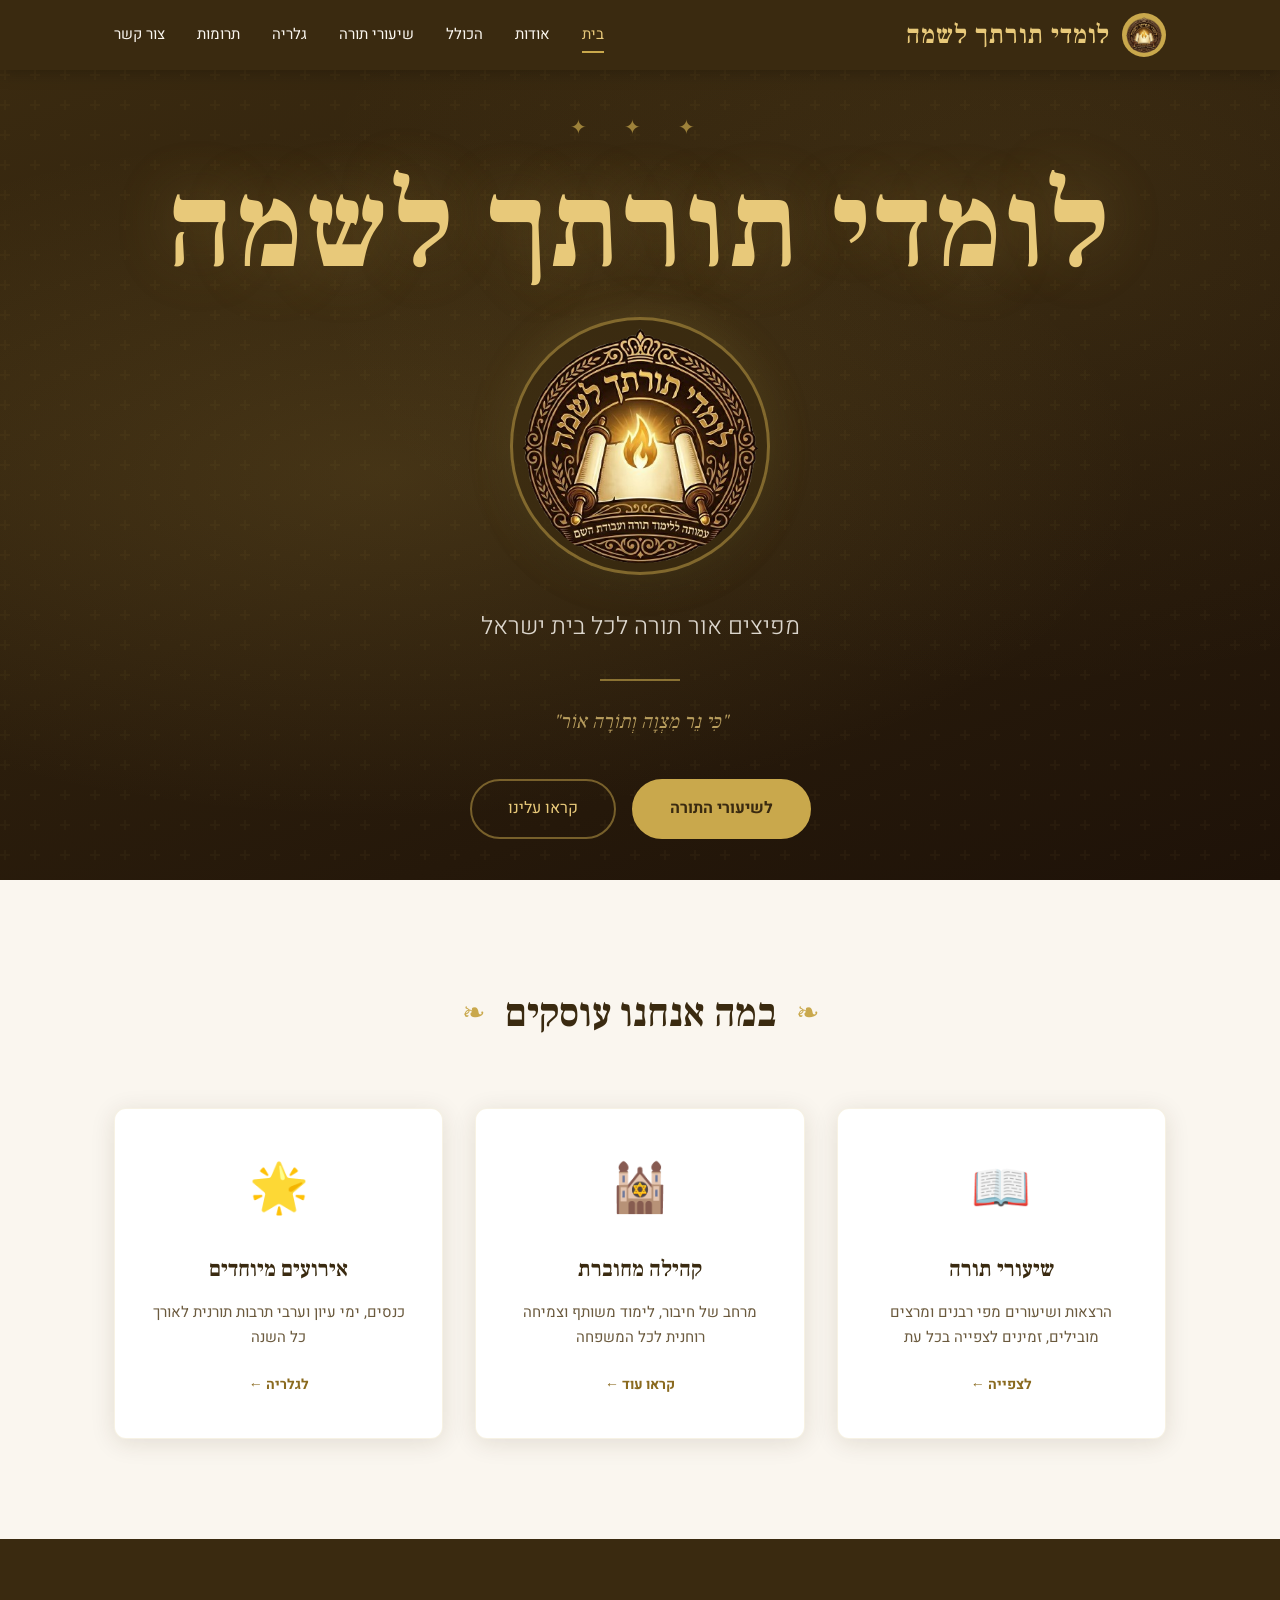
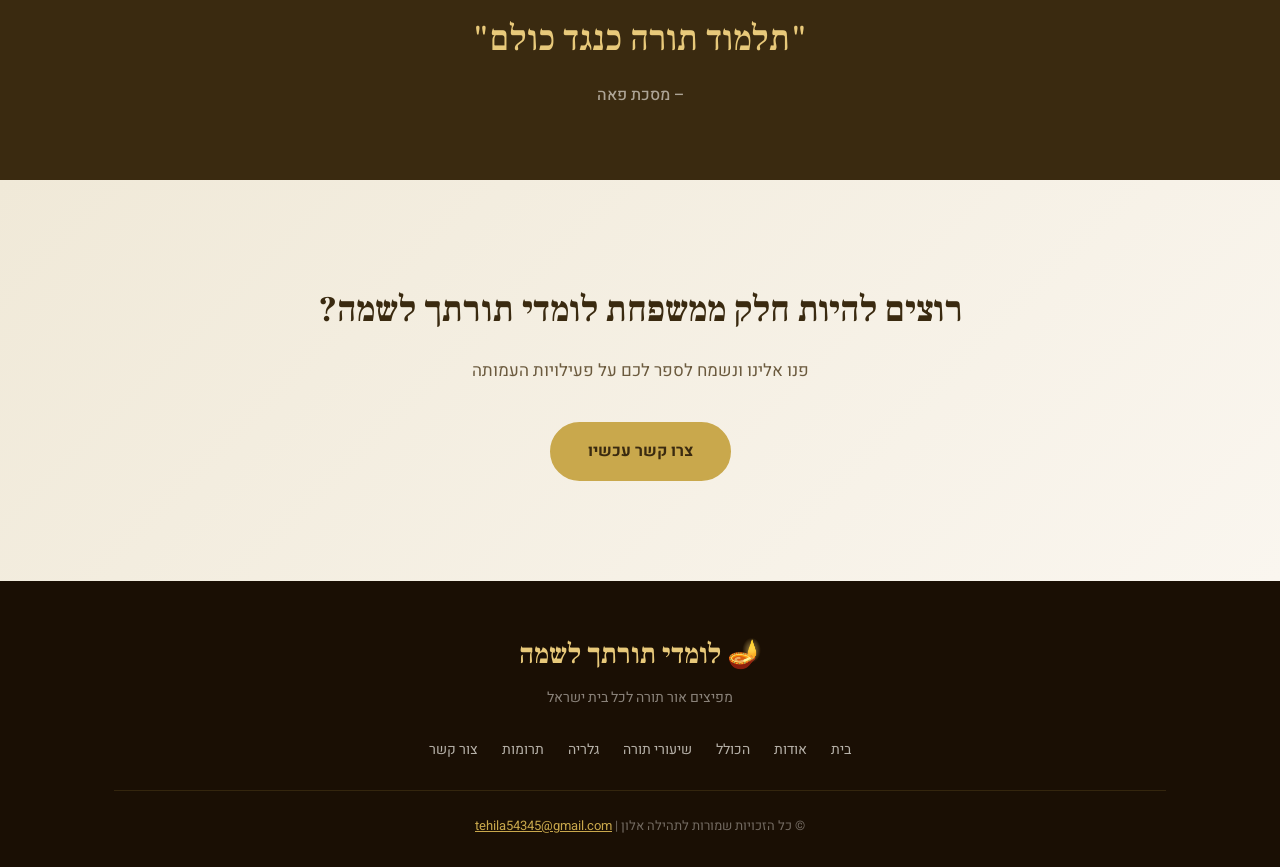
<file: index.html>
<!DOCTYPE html>
<html lang="he" dir="rtl">
<head>
  <meta charset="UTF-8" />
  <meta name="viewport" content="width=device-width, initial-scale=1.0" />
  <title>לומדי תורתך לשמה – עמותה לאור תורה</title>
  <link rel="stylesheet" href="css/style.css" />
  <link href="https://fonts.googleapis.com/css2?family=Frank+Ruhl+Libre:wght@300;400;500;700;900&family=Heebo:wght@300;400;500&display=swap" rel="stylesheet" />
</head>
<body>

  <header class="site-header">
    <nav class="navbar">
      <div class="logo">
        <div class="logo-placeholder">
          <span class="logo-icon">
            <img src="images/logo.png" alt="לומדי תורתך לשמה" class="logo-img" />
          </span>
        </div>
        <span class="logo-text">לומדי תורתך לשמה</span>
      </div>
      <ul class="nav-links">
        <li><a href="index.html" class="active">בית</a></li>
        <li><a href="pages/about.html">אודות</a></li>
        <li><a href="pages/kollel.html">הכולל</a></li>
        <li><a href="pages/shiurim.html">שיעורי תורה</a></li>
        <li><a href="pages/gallery.html">גלריה</a></li>
        <li><a href="pages/donations.html">תרומות</a></li>
        <li><a href="pages/contact.html">צור קשר</a></li>
      </ul>
      <button class="hamburger" onclick="toggleMenu()">☰</button>
    </nav>
    <div class="mobile-menu" id="mobileMenu">
      <a href="index.html">בית</a>
      <a href="pages/about.html">אודות</a>
      <a href="pages/kollel.html">הכולל</a>
      <a href="pages/shiurim.html">שיעורי תורה</a>
      <a href="pages/gallery.html">גלריה</a>
      <a href="pages/donations.html">תרומות</a>
      <a href="pages/contact.html">צור קשר</a>
    </div>
  </header>

  <!-- HERO -->
  <section class="hero">
    <div class="hero-bg"></div>
    <div class="hero-content">
      <div class="hero-ornament">✦ ✦ ✦</div>
      <h1 class="hero-title" data-cms="home_title">לומדי תורתך לשמה</h1>
      <div class="hero-logo-big">
        <img src="images/logo.png" alt="לומדי תורתך לשמה" />
      </div>
      <p class="hero-subtitle" data-cms="home_subtitle">מפיצים אור תורה לכל בית ישראל</p>
      <div class="hero-divider"></div>
      <p class="hero-verse" data-cms="home_verse">"כִּי נֵר מִצְוָה וְתוֹרָה אוֹר"</p>
      <div class="hero-buttons">
        <a href="pages/shiurim.html" class="btn-primary" data-cms="home_btn1">לשיעורי התורה</a>
        <a href="pages/about.html" class="btn-secondary" data-cms="home_btn2">קראו עלינו</a>
      </div>
    </div>
  </section>

  <!-- FEATURES -->
  <section class="features">
    <div class="container">
      <div class="section-title">
        <span class="ornament">❧</span>
        <h2 data-cms="home_features_title">במה אנחנו עוסקים</h2>
        <span class="ornament">❧</span>
      </div>
      <div class="features-grid">
        <div class="feature-card">
          <div class="feature-icon">📖</div>
          <h3 data-cms="home_card1_title">שיעורי תורה</h3>
          <p data-cms="home_card1_text">הרצאות ושיעורים מפי רבנים ומרצים מובילים, זמינים לצפייה בכל עת</p>
          <a href="pages/shiurim.html" class="card-link">לצפייה ←</a>
        </div>
        <div class="feature-card">
          <div class="feature-icon">🕍</div>
          <h3 data-cms="home_card2_title">קהילה מחוברת</h3>
          <p data-cms="home_card2_text">מרחב של חיבור, לימוד משותף וצמיחה רוחנית לכל המשפחה</p>
          <a href="pages/about.html" class="card-link">קראו עוד ←</a>
        </div>
        <div class="feature-card">
          <div class="feature-icon">🌟</div>
          <h3 data-cms="home_card3_title">אירועים מיוחדים</h3>
          <p data-cms="home_card3_text">כנסים, ימי עיון וערבי תרבות תורנית לאורך כל השנה</p>
          <a href="pages/gallery.html" class="card-link">לגלריה ←</a>
        </div>
      </div>
    </div>
  </section>

  <!-- QUOTE BANNER -->
  <section class="quote-banner">
    <div class="container">
      <blockquote>
        <span data-cms="home_quote">"תלמוד תורה כנגד כולם"</span>
        <cite data-cms="home_quote_cite">– מסכת פאה</cite>
      </blockquote>
    </div>
  </section>

  <!-- CTA -->
  <section class="cta-section">
    <div class="container">
      <h2 data-cms="home_cta_title">רוצים להיות חלק ממשפחת לומדי תורתך לשמה?</h2>
      <p data-cms="home_cta_text">פנו אלינו ונשמח לספר לכם על פעילויות העמותה</p>
      <a href="pages/contact.html" class="btn-primary">צרו קשר עכשיו</a>
    </div>
  </section>

  <!-- FOOTER -->
  <footer class="site-footer">
    <div class="container">
      <div class="footer-logo"><span class="logo-icon">🪔</span> לומדי תורתך לשמה</div>
      <p class="footer-tagline">מפיצים אור תורה לכל בית ישראל</p>
      <div class="footer-links">
        <a href="index.html">בית</a>
        <a href="pages/about.html">אודות</a>
        <a href="pages/kollel.html">הכולל</a>
        <a href="pages/shiurim.html">שיעורי תורה</a>
        <a href="pages/gallery.html">גלריה</a>
        <a href="pages/donations.html">תרומות</a>
        <a href="pages/contact.html">צור קשר</a>
      </div>
      <p class="footer-copy">© כל הזכויות שמורות לתהילה אלון | <a href="mailto:tehila54345@gmail.com">tehila54345@gmail.com</a></p>
    </div>
  </footer>

  <script src="js/main.js"></script>
  <script src="js/cms.js"></script>
</body>
</html>
</file>
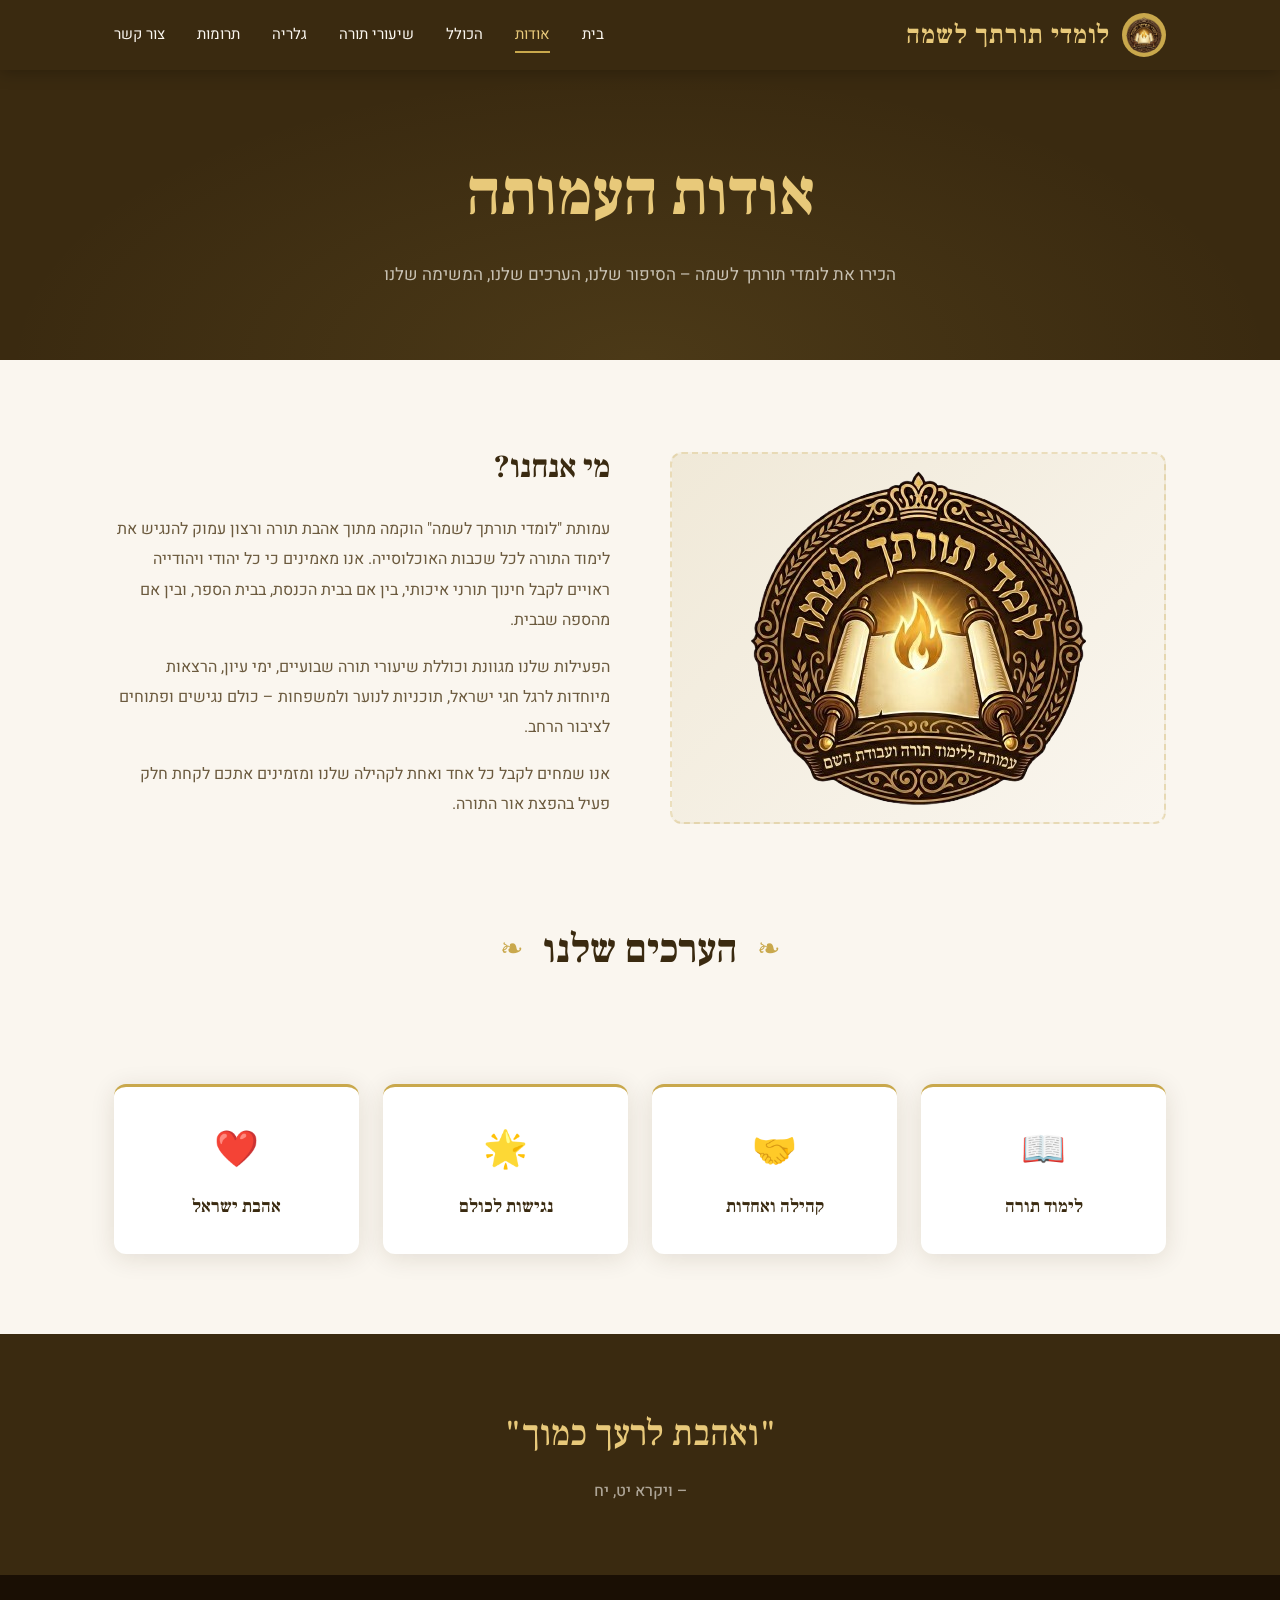
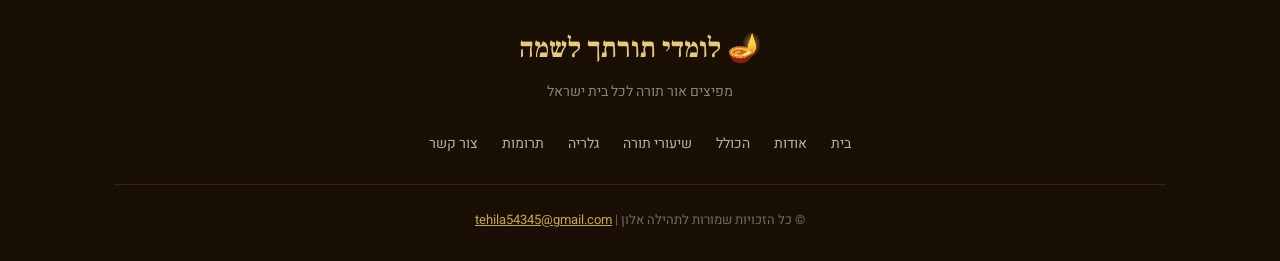
<file: pages/about.html>
<!DOCTYPE html>
<html lang="he" dir="rtl">
<head>
  <meta charset="UTF-8" />
  <meta name="viewport" content="width=device-width, initial-scale=1.0" />
  <title>אודות – לומדי תורתך לשמה</title>
  <link rel="stylesheet" href="../css/style.css" />
  <link href="https://fonts.googleapis.com/css2?family=Frank+Ruhl+Libre:wght@300;400;500;700;900&family=Heebo:wght@300;400;500&display=swap" rel="stylesheet" />
</head>
<body>

  <header class="site-header">
    <nav class="navbar">
      <div class="logo">
        <div class="logo-placeholder"><span class="logo-icon">
          <img src="../images/logo.png" alt="לומדי תורתך לשמה" class="logo-img" />
        </span></div>
        <span class="logo-text">לומדי תורתך לשמה</span>
      </div>
      <ul class="nav-links">
        <li><a href="../index.html">בית</a></li>
        <li><a href="about.html" class="active">אודות</a></li>
        <li><a href="kollel.html">הכולל</a></li>
        <li><a href="shiurim.html">שיעורי תורה</a></li>
        <li><a href="gallery.html">גלריה</a></li>
        <li><a href="donations.html">תרומות</a></li>
        <li><a href="contact.html">צור קשר</a></li>
      </ul>
      <button class="hamburger" onclick="toggleMenu()">☰</button>
    </nav>
    <div class="mobile-menu" id="mobileMenu">
      <a href="../index.html">בית</a>
      <a href="about.html">אודות</a>
      <a href="kollel.html">הכולל</a>
      <a href="shiurim.html">שיעורי תורה</a>
      <a href="gallery.html">גלריה</a>
      <a href="donations.html">תרומות</a>
      <a href="contact.html">צור קשר</a>
    </div>
  </header>

  <div class="page-hero">
    <h1 data-cms="about_title">אודות העמותה</h1>
    <p data-cms="about_subtitle">הכירו את לומדי תורתך לשמה – הסיפור שלנו, הערכים שלנו, המשימה שלנו</p>
  </div>

  <section class="about-section">
    <div class="container">
      <div class="about-grid">
        <div class="about-image-placeholder">
          <img src="../images/logo.png" alt="לומדי תורתך לשמה" />
        </div>
        <div class="about-text">
          <h2 data-cms="about_who_title">מי אנחנו?</h2>
          <p data-cms="about_p1">עמותת "לומדי תורתך לשמה" הוקמה מתוך אהבת תורה ורצון עמוק להנגיש את לימוד התורה לכל שכבות האוכלוסייה. אנו מאמינים כי כל יהודי ויהודייה ראויים לקבל חינוך תורני איכותי, בין אם בבית הכנסת, בבית הספר, ובין אם מהספה שבבית.</p>
          <p data-cms="about_p2">הפעילות שלנו מגוונת וכוללת שיעורי תורה שבועיים, ימי עיון, הרצאות מיוחדות לרגל חגי ישראל, תוכניות לנוער ולמשפחות – כולם נגישים ופתוחים לציבור הרחב.</p>
          <p data-cms="about_p3">אנו שמחים לקבל כל אחד ואחת לקהילה שלנו ומזמינים אתכם לקחת חלק פעיל בהפצת אור התורה.</p>
        </div>
      </div>

      <div class="values-grid" style="margin-top:80px;">
        <div style="text-align:center; grid-column:1/-1; margin-bottom:16px;">
          <div class="section-title">
            <span class="ornament">❧</span>
            <h2 data-cms="about_values_title">הערכים שלנו</h2>
            <span class="ornament">❧</span>
          </div>
        </div>
        <div class="value-item">
          <div class="icon">📖</div>
          <h3 data-cms="about_val1">לימוד תורה</h3>
        </div>
        <div class="value-item">
          <div class="icon">🤝</div>
          <h3 data-cms="about_val2">קהילה ואחדות</h3>
        </div>
        <div class="value-item">
          <div class="icon">🌟</div>
          <h3 data-cms="about_val3">נגישות לכולם</h3>
        </div>
        <div class="value-item">
          <div class="icon">❤️</div>
          <h3 data-cms="about_val4">אהבת ישראל</h3>
        </div>
      </div>
    </div>
  </section>

  <section class="quote-banner">
    <div class="container">
      <blockquote>
        <span data-cms="about_quote">"ואהבת לרעך כמוך"</span>
        <cite data-cms="about_quote_cite">– ויקרא יט, יח</cite>
      </blockquote>
    </div>
  </section>

  <footer class="site-footer">
    <div class="container">
      <div class="footer-logo"><span class="logo-icon">🪔</span> לומדי תורתך לשמה</div>
      <p class="footer-tagline">מפיצים אור תורה לכל בית ישראל</p>
      <div class="footer-links">
        <a href="../index.html">בית</a>
        <a href="about.html">אודות</a>
        <a href="kollel.html">הכולל</a>
        <a href="shiurim.html">שיעורי תורה</a>
        <a href="gallery.html">גלריה</a>
        <a href="donations.html">תרומות</a>
        <a href="contact.html">צור קשר</a>
      </div>
      <p class="footer-copy">© כל הזכויות שמורות לתהילה אלון | <a href="mailto:tehila54345@gmail.com">tehila54345@gmail.com</a></p>
    </div>
  </footer>

  <script src="../js/main.js"></script>
  <script src="../js/cms.js"></script>
</body>
</html>
</file>
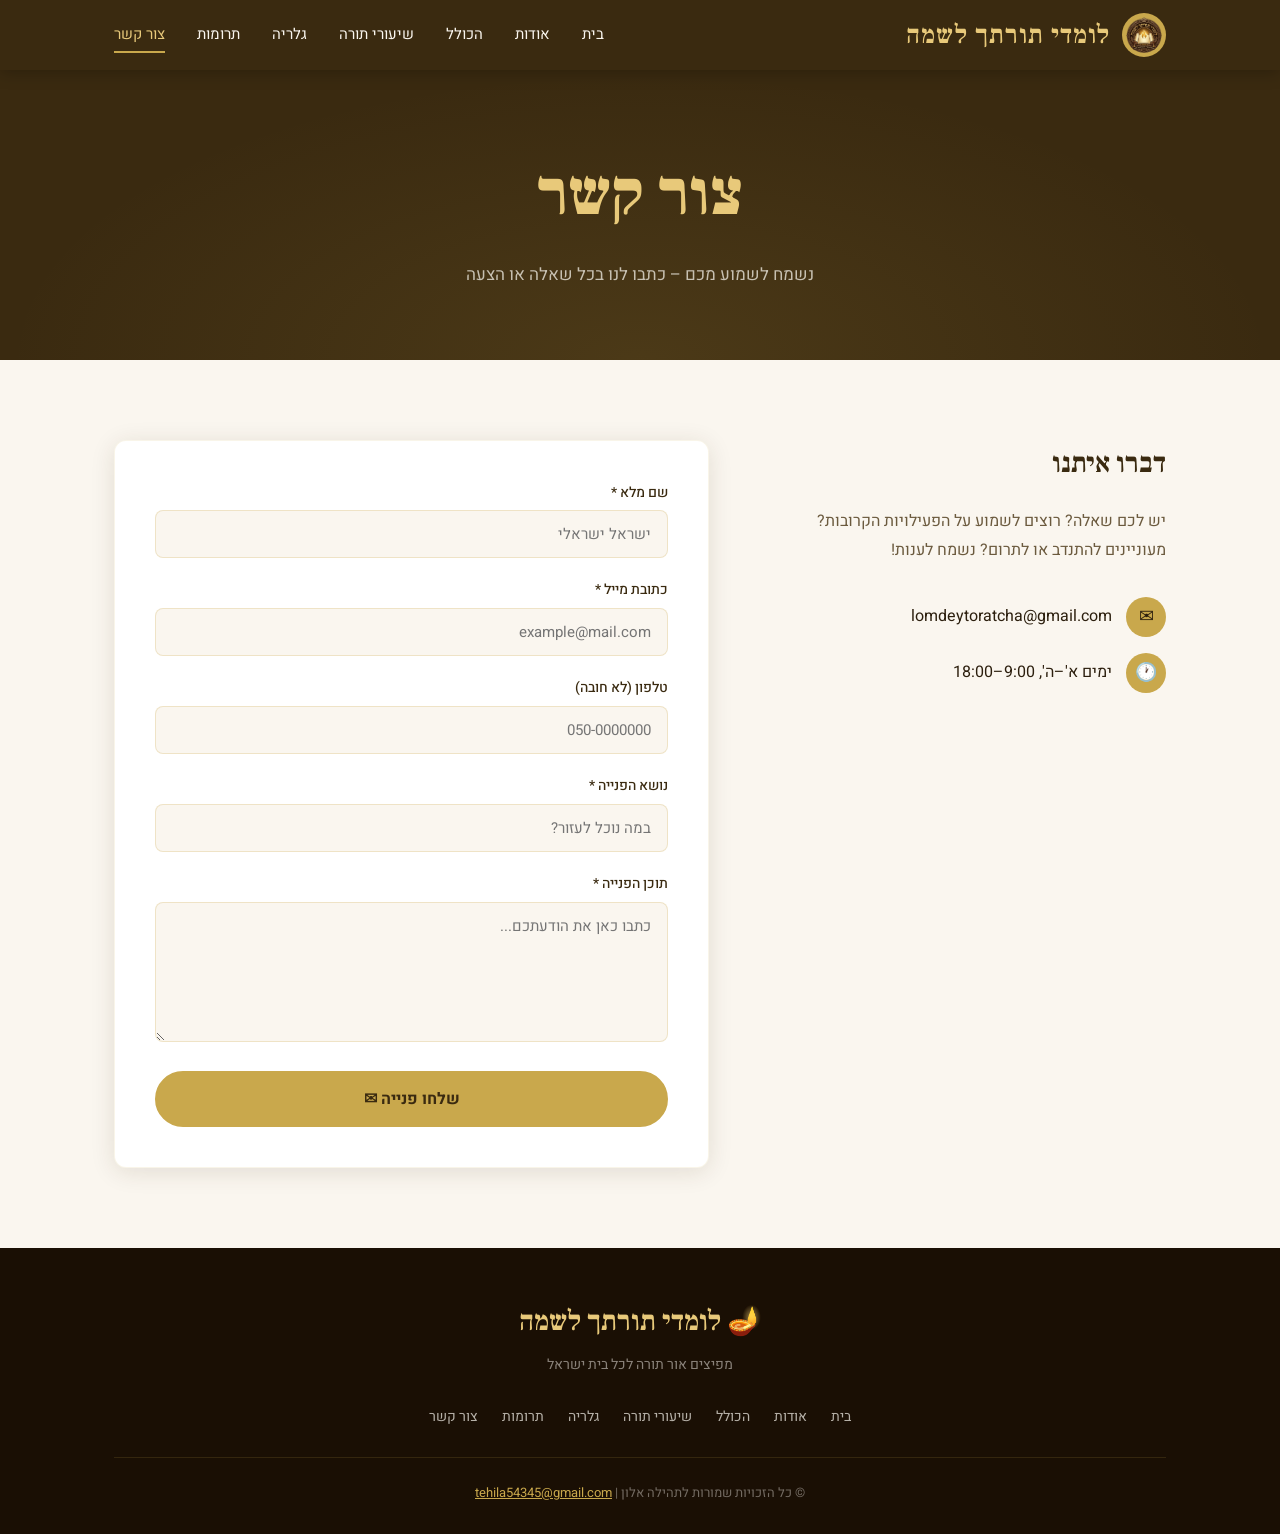
<file: pages/contact.html>
<!DOCTYPE html>
<html lang="he" dir="rtl">
<head>
  <meta charset="UTF-8" />
  <meta name="viewport" content="width=device-width, initial-scale=1.0" />
  <title>צור קשר – לומדי תורתך לשמה</title>
  <link rel="stylesheet" href="../css/style.css" />
  <link href="https://fonts.googleapis.com/css2?family=Frank+Ruhl+Libre:wght@300;400;500;700;900&family=Heebo:wght@300;400;500&display=swap" rel="stylesheet" />
</head>
<body>

  <header class="site-header">
    <nav class="navbar">
      <div class="logo">
        <div class="logo-placeholder"><span class="logo-icon">
          <img src="../images/logo.png" alt="לומדי תורתך לשמה" class="logo-img" />
        </span></div>
        <span class="logo-text">לומדי תורתך לשמה</span>
      </div>
      <ul class="nav-links">
        <li><a href="../index.html">בית</a></li>
        <li><a href="about.html">אודות</a></li>
        <li><a href="kollel.html">הכולל</a></li>
        <li><a href="shiurim.html">שיעורי תורה</a></li>
        <li><a href="gallery.html">גלריה</a></li>
        <li><a href="donations.html">תרומות</a></li>
        <li><a href="contact.html" class="active">צור קשר</a></li>
      </ul>
      <button class="hamburger" onclick="toggleMenu()">☰</button>
    </nav>
    <div class="mobile-menu" id="mobileMenu">
      <a href="../index.html">בית</a>
      <a href="about.html">אודות</a>
      <a href="kollel.html">הכולל</a>
      <a href="shiurim.html">שיעורי תורה</a>
      <a href="gallery.html">גלריה</a>
      <a href="donations.html">תרומות</a>
      <a href="contact.html">צור קשר</a>
    </div>
  </header>

  <div class="page-hero">
    <h1 data-cms="contact_title">צור קשר</h1>
    <p data-cms="contact_subtitle">נשמח לשמוע מכם – כתבו לנו בכל שאלה או הצעה</p>
  </div>

  <section class="contact-section">
    <div class="container">
      <div class="contact-grid">

        <div class="contact-info">
          <h2 data-cms="contact_info_title">דברו איתנו</h2>
          <p data-cms="contact_info_text">יש לכם שאלה? רוצים לשמוע על הפעילויות הקרובות? מעוניינים להתנדב או לתרום? נשמח לענות!</p>
          <div class="contact-detail">
            <div class="icon">✉</div>
            <span data-cms="contact_email">lomdeytoratcha@gmail.com</span>
          </div>
          <div class="contact-detail">
            <div class="icon">🕐</div>
            <span data-cms="contact_hours">ימים א'–ה', 9:00–18:00</span>
          </div>
        </div>

        <div class="contact-form">
          <form id="contactForm" action="https://formspree.io/f/xojzavdv" method="POST">
            <input type="hidden" name="_replyto" value="tehila54345@gmail.com" />
            <input type="hidden" name="_subject" value="פנייה חדשה מאתר לומדי תורתך לשמה" />
            <div class="form-group">
              <label for="name" data-cms="contact_label_name">שם מלא *</label>
              <input type="text" id="name" name="name" placeholder="ישראל ישראלי" required />
            </div>
            <div class="form-group">
              <label for="email" data-cms="contact_label_email">כתובת מייל *</label>
              <input type="email" id="email" name="email" placeholder="example@mail.com" required />
            </div>
            <div class="form-group">
              <label for="phone" data-cms="contact_label_phone">טלפון (לא חובה)</label>
              <input type="tel" id="phone" name="phone" placeholder="050-0000000" />
            </div>
            <div class="form-group">
              <label for="subjectt" data-cms="contact_label_subject">נושא הפנייה *</label>
              <input type="text" id="subjectt" name="נושא" placeholder="במה נוכל לעזור?" required />
            </div>
            <div class="form-group">
              <label for="message" data-cms="contact_label_message">תוכן הפנייה *</label>
              <textarea id="message" name="message" placeholder="כתבו כאן את הודעתכם..." required></textarea>
            </div>
            <button type="submit" class="btn-primary form-submit" data-cms="contact_btn_send">שלחו פנייה ✉</button>
            <div class="success-message" id="successMsg" style="display:none;">
              ✅ תודה! הפנייה שלכם נשלחה בהצלחה. נחזור אליכם בהקדם.
            </div>
          </form>
        </div>

      </div>
    </div>
  </section>

  <footer class="site-footer">
    <div class="container">
      <div class="footer-logo"><span class="logo-icon">🪔</span> לומדי תורתך לשמה</div>
      <p class="footer-tagline">מפיצים אור תורה לכל בית ישראל</p>
      <div class="footer-links">
        <a href="../index.html">בית</a>
        <a href="about.html">אודות</a>
        <a href="kollel.html">הכולל</a>
        <a href="shiurim.html">שיעורי תורה</a>
        <a href="gallery.html">גלריה</a>
        <a href="donations.html">תרומות</a>
        <a href="contact.html">צור קשר</a>
      </div>
      <p class="footer-copy">© כל הזכויות שמורות לתהילה אלון | <a href="mailto:tehila54345@gmail.com">tehila54345@gmail.com</a></p>
    </div>
  </footer>

  <script src="../js/main.js"></script>
  <script src="../js/cms.js"></script>
  <script>
    function toggleMenu() { document.getElementById('mobileMenu').classList.toggle('open'); }
    const form = document.getElementById('contactForm');
    form.addEventListener('submit', async function(e) {
      e.preventDefault();
      const btn = form.querySelector('.form-submit');
      btn.textContent = 'שולח...'; btn.disabled = true;
      try {
        const res = await fetch(form.action, { method:'POST', body:new FormData(form), headers:{'Accept':'application/json'} });
        if (res.ok) {
          form.reset();
          document.getElementById('successMsg').style.display = 'block';
        } else { alert('אירעה שגיאה. אנא נסו שוב.'); }
      } catch { alert('אירעה שגיאה. אנא נסו שוב.'); }
      btn.textContent = 'שלחו פנייה ✉'; btn.disabled = false;
    });
  </script>
</body>
</html>
</file>
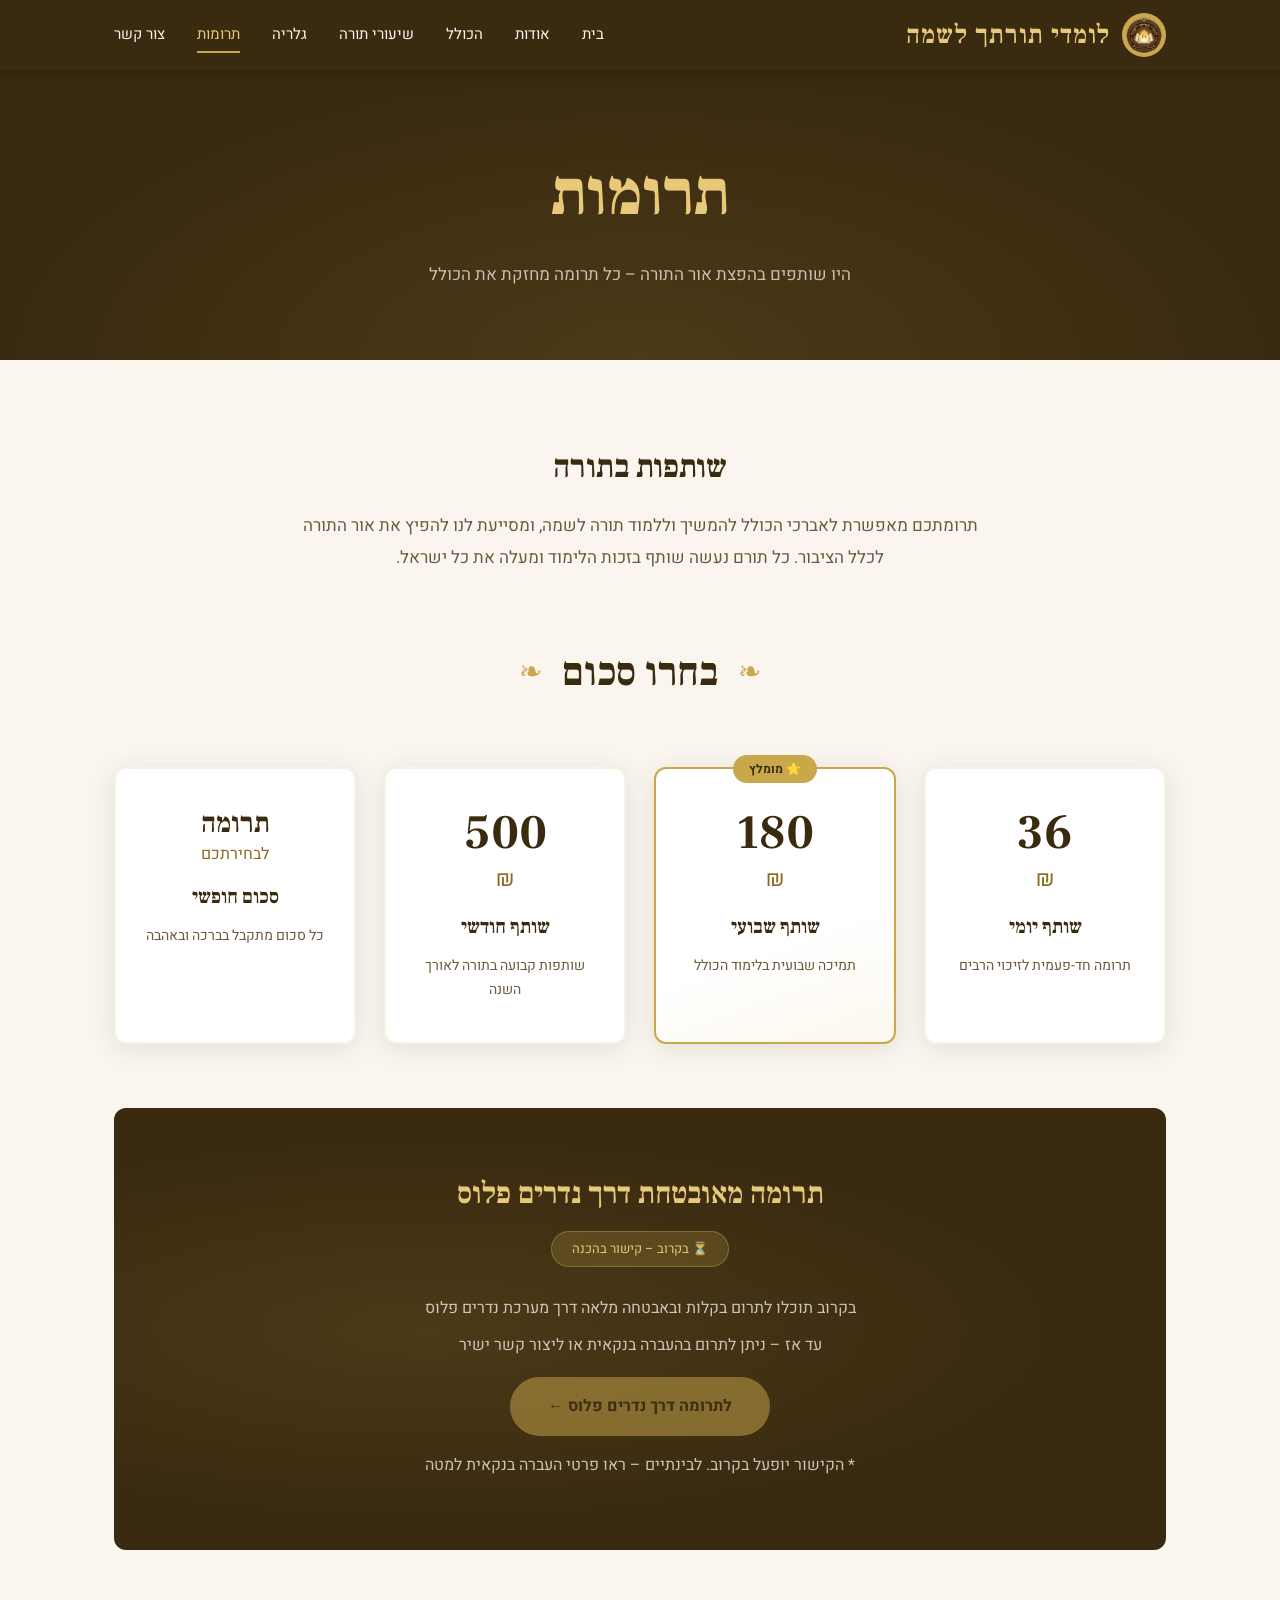
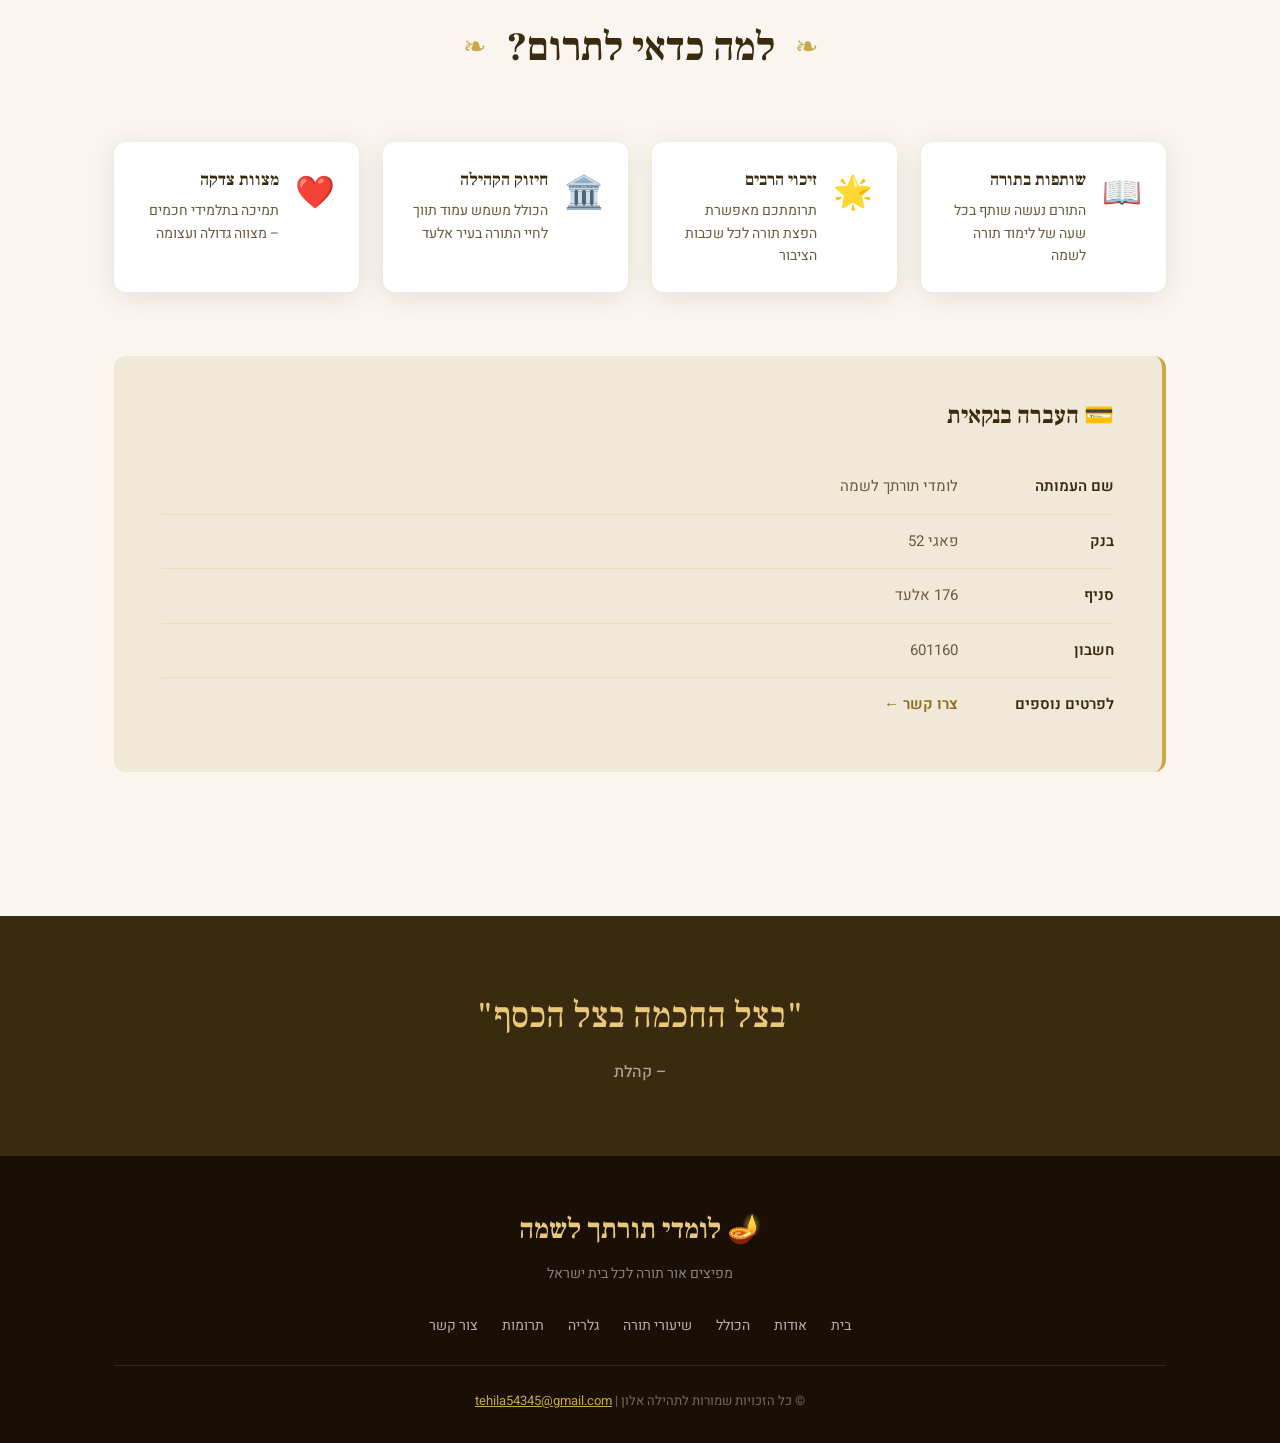
<file: pages/donations.html>
<!DOCTYPE html>
<html lang="he" dir="rtl">
<head>
  <meta charset="UTF-8" />
  <meta name="viewport" content="width=device-width, initial-scale=1.0" />
  <title>תרומות – לומדי תורתך לשמה</title>
  <link rel="stylesheet" href="../css/style.css" />
  <link href="https://fonts.googleapis.com/css2?family=Frank+Ruhl+Libre:wght@300;400;500;700;900&family=Heebo:wght@300;400;500&display=swap" rel="stylesheet" />
  <style>
    .donations-section { padding: 80px 0; }
    .donation-intro { text-align: center; max-width: 700px; margin: 0 auto 64px; }
    .donation-intro h2 { font-family: 'Frank Ruhl Libre', serif; font-size: 32px; color: var(--brown); margin-bottom: 16px; }
    .donation-intro p { color: var(--text-light); font-size: 17px; line-height: 1.9; }
    .donation-options { display: grid; grid-template-columns: repeat(auto-fit, minmax(240px,1fr)); gap: 28px; margin-bottom: 64px; }
    .donation-card { background: var(--white); border-radius: var(--radius); padding: 40px 28px; text-align: center; box-shadow: var(--shadow); border: 2px solid rgba(201,168,76,0.15); transition: var(--transition); position: relative; }
    .donation-card:hover { transform: translateY(-6px); box-shadow: var(--shadow-lg); border-color: var(--gold); }
    .donation-card.featured { border-color: var(--gold); background: linear-gradient(160deg, #fff 60%, #fdf8ee); }
    .donation-card.featured::before { content: '⭐ מומלץ'; position: absolute; top: -14px; right: 50%; transform: translateX(50%); background: var(--gold); color: var(--brown); font-size: 12px; font-weight: 700; padding: 4px 16px; border-radius: 20px; }
    .donation-card .amount { font-family: 'Frank Ruhl Libre', serif; font-size: 48px; font-weight: 700; color: var(--brown); line-height: 1; margin-bottom: 4px; }
    .donation-card .currency { font-size: 22px; color: var(--gold-dark); margin-bottom: 12px; }
    .donation-card h3 { font-family: 'Frank Ruhl Libre', serif; font-size: 20px; color: var(--brown); margin-bottom: 10px; }
    .donation-card p { color: var(--text-light); font-size: 14px; line-height: 1.7; }
    .nedarim-box { background: var(--brown); border-radius: var(--radius); padding: 60px 48px; text-align: center; margin-bottom: 64px; position: relative; overflow: hidden; }
    .nedarim-box::before { content: ''; position: absolute; inset: 0; background: radial-gradient(ellipse at 30% 50%, rgba(201,168,76,0.12) 0%, transparent 60%); pointer-events: none; }
    .nedarim-box h2 { font-family: 'Frank Ruhl Libre', serif; font-size: 30px; color: var(--gold-light); margin-bottom: 12px; position: relative; }
    .nedarim-box p { color: rgba(250,246,239,0.75); font-size: 16px; margin-bottom: 10px; position: relative; }
    .coming-soon-badge { display: inline-block; background: rgba(201,168,76,0.2); border: 1px solid rgba(201,168,76,0.4); color: var(--gold-light); font-size: 13px; padding: 6px 20px; border-radius: 20px; margin-bottom: 28px; position: relative; }
    .nedarim-note { color: rgba(250,246,239,0.5); font-size: 13px; margin-top: 16px; position: relative; }
    .why-donate { display: grid; grid-template-columns: repeat(auto-fit, minmax(220px,1fr)); gap: 24px; margin-bottom: 64px; }
    .why-item { display: flex; gap: 16px; align-items: flex-start; background: var(--white); border-radius: var(--radius); padding: 24px; box-shadow: var(--shadow); }
    .why-item .why-icon { font-size: 32px; flex-shrink: 0; }
    .why-item h3 { font-family: 'Frank Ruhl Libre', serif; font-size: 17px; color: var(--brown); margin-bottom: 6px; }
    .why-item p { color: var(--text-light); font-size: 14px; line-height: 1.6; }
    .bank-details { background: var(--cream-dark); border-radius: var(--radius); padding: 40px 48px; border-right: 4px solid var(--gold); margin-bottom: 64px; }
    .bank-details h2 { font-family: 'Frank Ruhl Libre', serif; font-size: 24px; color: var(--brown); margin-bottom: 24px; }
    .bank-row { display: flex; gap: 16px; align-items: center; padding: 14px 0; border-bottom: 1px solid rgba(201,168,76,0.2); }
    .bank-row:last-child { border-bottom: none; }
    .bank-label { font-weight: 600; color: var(--brown); font-size: 15px; min-width: 140px; }
    .bank-value { color: var(--text-light); font-size: 15px; }
    @media (max-width: 768px) { .nedarim-box, .bank-details { padding: 32px 24px; } }
  </style>
</head>
<body>

  <header class="site-header">
    <nav class="navbar">
      <div class="logo">
        <div class="logo-placeholder"><span class="logo-icon">
          <img src="../images/logo.png" alt="לומדי תורתך לשמה" class="logo-img" />
        </span></div>
        <span class="logo-text">לומדי תורתך לשמה</span>
      </div>
      <ul class="nav-links">
        <li><a href="../index.html">בית</a></li>
        <li><a href="about.html">אודות</a></li>
        <li><a href="kollel.html">הכולל</a></li>
        <li><a href="shiurim.html">שיעורי תורה</a></li>
        <li><a href="gallery.html">גלריה</a></li>
        <li><a href="donations.html" class="active">תרומות</a></li>
        <li><a href="contact.html">צור קשר</a></li>
      </ul>
      <button class="hamburger" onclick="toggleMenu()">☰</button>
    </nav>
    <div class="mobile-menu" id="mobileMenu">
      <a href="../index.html">בית</a>
      <a href="about.html">אודות</a>
      <a href="kollel.html">הכולל</a>
      <a href="shiurim.html">שיעורי תורה</a>
      <a href="gallery.html">גלריה</a>
      <a href="donations.html">תרומות</a>
      <a href="contact.html">צור קשר</a>
    </div>
  </header>

  <div class="page-hero">
    <h1 data-cms="donations_title">תרומות</h1>
    <p data-cms="donations_subtitle">היו שותפים בהפצת אור התורה – כל תרומה מחזקת את הכולל</p>
  </div>

  <section class="donations-section">
    <div class="container">

      <div class="donation-intro">
        <h2 data-cms="donations_intro_title">שותפות בתורה</h2>
        <p data-cms="donations_intro_text">תרומתכם מאפשרת לאברכי הכולל להמשיך וללמוד תורה לשמה, ומסייעת לנו להפיץ את אור התורה לכלל הציבור. כל תורם נעשה שותף בזכות הלימוד ומעלה את כל ישראל.</p>
      </div>

      <div class="section-title">
        <span class="ornament">❧</span>
        <h2 data-cms="donations_amounts_title">בחרו סכום</h2>
        <span class="ornament">❧</span>
      </div>
      <div class="donation-options">
        <div class="donation-card">
          <div class="amount" data-cms="donations_amt1">36</div>
          <div class="currency">₪</div>
          <h3 data-cms="donations_card1_title">שותף יומי</h3>
          <p data-cms="donations_card1_text">תרומה חד-פעמית לזיכוי הרבים</p>
        </div>
        <div class="donation-card featured">
          <div class="amount" data-cms="donations_amt2">180</div>
          <div class="currency">₪</div>
          <h3 data-cms="donations_card2_title">שותף שבועי</h3>
          <p data-cms="donations_card2_text">תמיכה שבועית בלימוד הכולל</p>
        </div>
        <div class="donation-card">
          <div class="amount" data-cms="donations_amt3">500</div>
          <div class="currency">₪</div>
          <h3 data-cms="donations_card3_title">שותף חודשי</h3>
          <p data-cms="donations_card3_text">שותפות קבועה בתורה לאורך השנה</p>
        </div>
        <div class="donation-card">
          <div class="amount" style="font-size:28px;" data-cms="donations_amt4">תרומה</div>
          <div class="currency" style="font-size:16px;">לבחירתכם</div>
          <h3 data-cms="donations_card4_title">סכום חופשי</h3>
          <p data-cms="donations_card4_text">כל סכום מתקבל בברכה ובאהבה</p>
        </div>
      </div>

      <!-- נדרים פלוס -->
      <div class="nedarim-box">
        <h2 data-cms="donations_nedarim_title">תרומה מאובטחת דרך נדרים פלוס</h2>
        <div class="coming-soon-badge">⏳ בקרוב – קישור בהכנה</div>
        <p data-cms="donations_nedarim_text1">בקרוב תוכלו לתרום בקלות ובאבטחה מלאה דרך מערכת נדרים פלוס</p>
        <p data-cms="donations_nedarim_text2">עד אז – ניתן לתרום בהעברה בנקאית או ליצור קשר ישיר</p>
        <a href="#" class="btn-primary" style="display:inline-block;margin-top:8px;opacity:0.5;cursor:not-allowed;pointer-events:none;">
          לתרומה דרך נדרים פלוס ←
        </a>
        <p class="nedarim-note" data-cms="donations_nedarim_note">* הקישור יופעל בקרוב. לבינתיים – ראו פרטי העברה בנקאית למטה</p>
      </div>

      <!-- למה לתרום -->
      <div class="section-title">
        <span class="ornament">❧</span>
        <h2 data-cms="donations_why_title">למה כדאי לתרום?</h2>
        <span class="ornament">❧</span>
      </div>
      <div class="why-donate">
        <div class="why-item">
          <div class="why-icon">📖</div>
          <div>
            <h3 data-cms="donations_why1_title">שותפות בתורה</h3>
            <p data-cms="donations_why1_text">התורם נעשה שותף בכל שעה של לימוד תורה לשמה</p>
          </div>
        </div>
        <div class="why-item">
          <div class="why-icon">🌟</div>
          <div>
            <h3 data-cms="donations_why2_title">זיכוי הרבים</h3>
            <p data-cms="donations_why2_text">תרומתכם מאפשרת הפצת תורה לכל שכבות הציבור</p>
          </div>
        </div>
        <div class="why-item">
          <div class="why-icon">🏛️</div>
          <div>
            <h3 data-cms="donations_why3_title">חיזוק הקהילה</h3>
            <p data-cms="donations_why3_text">הכולל משמש עמוד תווך לחיי התורה בעיר אלעד</p>
          </div>
        </div>
        <div class="why-item">
          <div class="why-icon">❤️</div>
          <div>
            <h3 data-cms="donations_why4_title">מצוות צדקה</h3>
            <p data-cms="donations_why4_text">תמיכה בתלמידי חכמים – מצווה גדולה ועצומה</p>
          </div>
        </div>
      </div>

      <!-- פרטי בנק -->
      <div class="bank-details">
        <h2>💳 העברה בנקאית</h2>
        <div class="bank-row">
          <span class="bank-label">שם העמותה</span>
          <span class="bank-value" data-cms="donations_bank_name">לומדי תורתך לשמה</span>
        </div>
        <div class="bank-row">
          <span class="bank-label">בנק</span>
          <span class="bank-value" data-cms="donations_bank_bank">פאגי 52</span>
        </div>
        <div class="bank-row">
          <span class="bank-label">סניף</span>
          <span class="bank-value" data-cms="donations_bank_branch">176 אלעד</span>
        </div>
        <div class="bank-row">
          <span class="bank-label">חשבון</span>
          <span class="bank-value" data-cms="donations_bank_account">601160</span>
        </div>
        <div class="bank-row">
          <span class="bank-label">לפרטים נוספים</span>
          <span class="bank-value"><a href="contact.html" style="color:var(--gold-dark);font-weight:600;">צרו קשר ←</a></span>
        </div>
      </div>

    </div>
  </section>

  <section class="quote-banner">
    <div class="container">
      <blockquote>
        <span data-cms="donations_quote">"בצל החכמה בצל הכסף"</span>
        <cite data-cms="donations_quote_cite">– קהלת</cite>
      </blockquote>
    </div>
  </section>

  <footer class="site-footer">
    <div class="container">
      <div class="footer-logo"><span class="logo-icon">🪔</span> לומדי תורתך לשמה</div>
      <p class="footer-tagline">מפיצים אור תורה לכל בית ישראל</p>
      <div class="footer-links">
        <a href="../index.html">בית</a>
        <a href="about.html">אודות</a>
        <a href="kollel.html">הכולל</a>
        <a href="shiurim.html">שיעורי תורה</a>
        <a href="gallery.html">גלריה</a>
        <a href="donations.html">תרומות</a>
        <a href="contact.html">צור קשר</a>
      </div>
      <p class="footer-copy">© כל הזכויות שמורות לתהילה אלון | <a href="mailto:tehila54345@gmail.com">tehila54345@gmail.com</a></p>
    </div>
  </footer>

  <script src="../js/main.js"></script>
  <script src="../js/cms.js"></script>
  <script>
    function toggleMenu() { document.getElementById('mobileMenu').classList.toggle('open'); }
  </script>
</body>
</html>
</file>
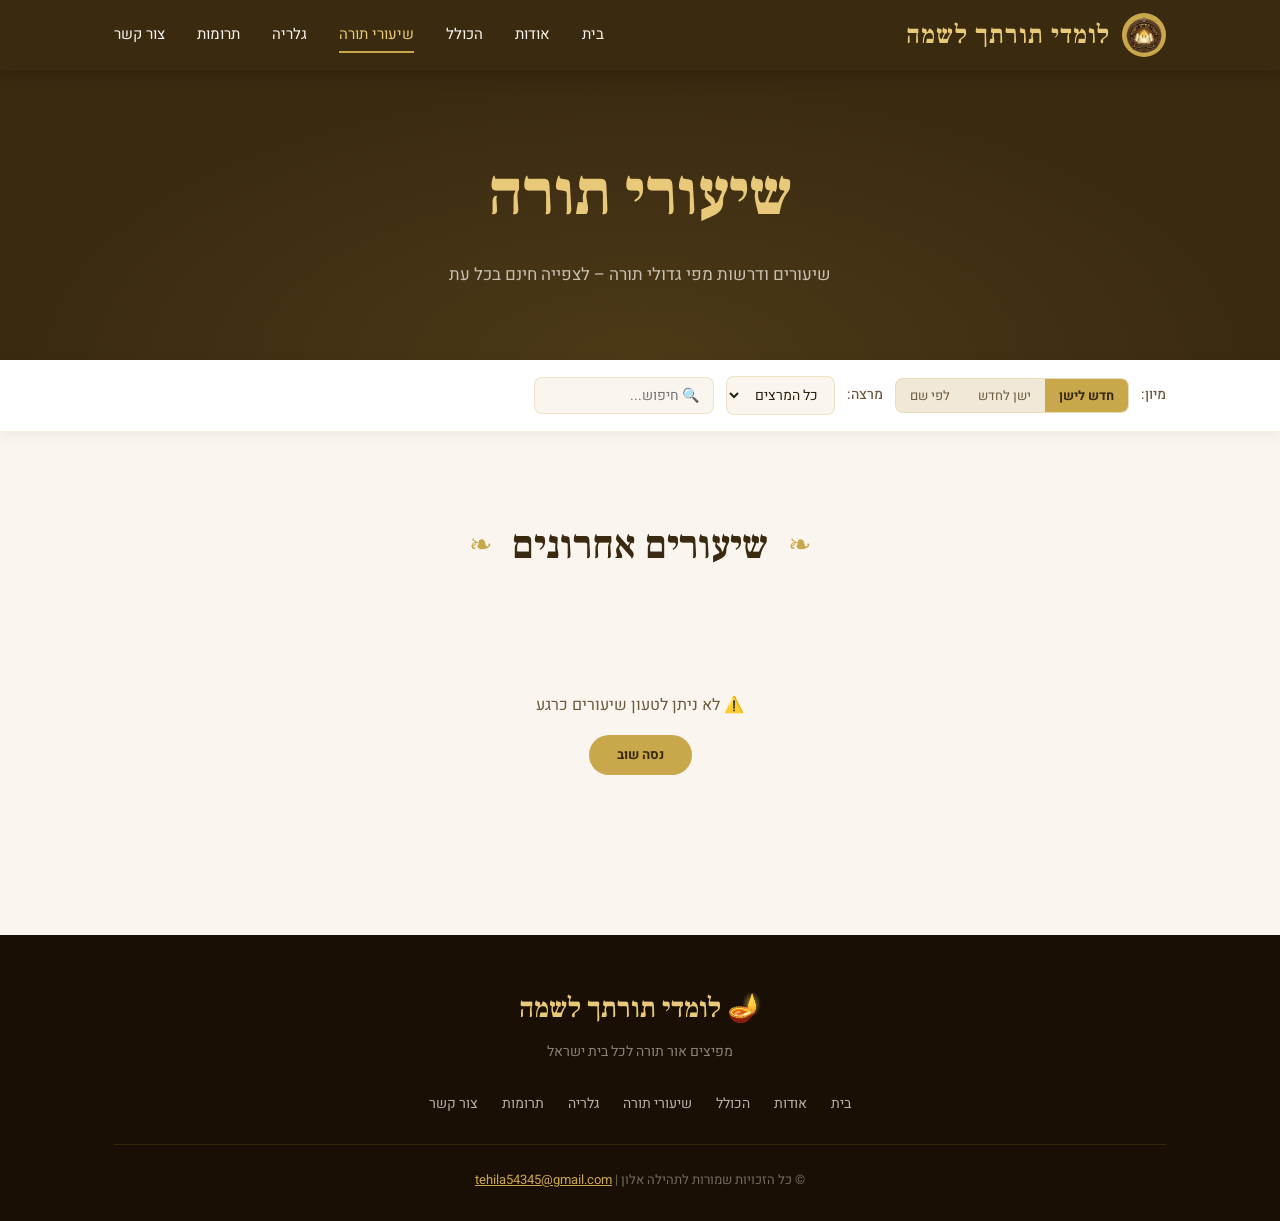
<file: pages/shiurim.html>
<!DOCTYPE html>
<html lang="he" dir="rtl">
<head>
  <meta charset="UTF-8" />
  <meta name="viewport" content="width=device-width, initial-scale=1.0" />
  <title>שיעורי תורה – לומדי תורתך לשמה</title>
  <link rel="stylesheet" href="../css/style.css" />
  <link href="https://fonts.googleapis.com/css2?family=Frank+Ruhl+Libre:wght@300;400;500;700;900&family=Heebo:wght@300;400;500&display=swap" rel="stylesheet" />
</head>
<body>

  <header class="site-header">
    <nav class="navbar">
      <div class="logo">
        <div class="logo-placeholder"><span class="logo-icon">
          <img src="../images/logo.png" alt="לומדי תורתך לשמה" class="logo-img" />
        </span></div>
        <span class="logo-text">לומדי תורתך לשמה</span>
      </div>
      <ul class="nav-links">
        <li><a href="../index.html">בית</a></li>
        <li><a href="about.html">אודות</a></li>
        <li><a href="kollel.html">הכולל</a></li>
        <li><a href="shiurim.html" class="active">שיעורי תורה</a></li>
        <li><a href="gallery.html">גלריה</a></li>
        <li><a href="donations.html">תרומות</a></li>
        <li><a href="contact.html">צור קשר</a></li>
      </ul>
      <button class="hamburger" onclick="toggleMenu()">☰</button>
    </nav>
    <div class="mobile-menu" id="mobileMenu">
      <a href="../index.html">בית</a>
      <a href="about.html">אודות</a>
      <a href="kollel.html">הכולל</a>
      <a href="shiurim.html">שיעורי תורה</a>
      <a href="gallery.html">גלריה</a>
      <a href="donations.html">תרומות</a>
      <a href="contact.html">צור קשר</a>
    </div>
  </header>

  <div class="page-hero">
    <h1>שיעורי תורה</h1>
    <p>שיעורים ודרשות מפי גדולי תורה – לצפייה חינם בכל עת</p>
  </div>

  <!-- סרגל מיון -->
  <div class="controls-bar">
    <div class="controls-inner">
      <div class="controls-right">
        <span class="controls-label">מיון:</span>
        <div class="sort-btn-group">
          <button class="sort-btn active" onclick="setSort(this,'newest')">חדש לישן</button>
          <button class="sort-btn" onclick="setSort(this,'oldest')">ישן לחדש</button>
          <button class="sort-btn" onclick="setSort(this,'title')">לפי שם</button>
        </div>
        <span class="controls-label">מרצה:</span>
        <select class="filter-select" id="lecturerFilter" onchange="applyFilters()">
          <option value="">כל המרצים</option>
        </select>
        <input class="search-input" id="searchInput" type="text" placeholder="🔍 חיפוש..." oninput="applyFilters()" />
      </div>
      <span class="results-count" id="resultsCount"></span>
    </div>
  </div>

  <section class="shiurim-section">
    <div class="container">
      <div class="section-title" style="margin-bottom:32px;">
        <span class="ornament">❧</span>
        <h2>שיעורים אחרונים</h2>
        <span class="ornament">❧</span>
      </div>
      <div class="shiurim-grid" id="shiurimGrid">
        <div class="loading-state">
          <div class="loading-spinner"></div>
          <p>טוען שיעורים...</p>
        </div>
      </div>
    </div>
  </section>

  <div class="load-more-wrap" id="loadMoreWrap" style="display:none;">
    <button class="load-more-btn" id="loadMoreBtn" onclick="loadMore()">הצג עוד שיעורים ▾</button>
  </div>

  <!-- Lightbox -->
  <div class="video-lightbox" id="videoLightbox">
    <div class="lightbox-inner">
      <button class="lightbox-close" onclick="closeLightbox()">✕</button>
      <iframe id="lightboxFrame" src="" allowfullscreen></iframe>
    </div>
  </div>

  <footer class="site-footer">
    <div class="container">
      <div class="footer-logo"><span class="logo-icon">🪔</span> לומדי תורתך לשמה</div>
      <p class="footer-tagline">מפיצים אור תורה לכל בית ישראל</p>
      <div class="footer-links">
        <a href="../index.html">בית</a>
        <a href="about.html">אודות</a>
        <a href="kollel.html">הכולל</a>
        <a href="shiurim.html">שיעורי תורה</a>
        <a href="gallery.html">גלריה</a>
        <a href="donations.html">תרומות</a>
        <a href="contact.html">צור קשר</a>
      </div>
      <p class="footer-copy">© כל הזכויות שמורות לתהילה אלון | <a href="mailto:tehila54345@gmail.com">tehila54345@gmail.com</a></p>
    </div>
  </footer>

  <script src="../js/cms.js"></script>
  <script>
  // ── שיעורי תורה – נטען מה-CMS ──────────────────────────────
  const PAGE_SIZE = 12;
  let ALL_SHIURIM = [], currentSort = 'newest', filteredList = [], displayedCount = 0;

  function parseCSVLine(line) {
    const result = []; let cur = '', inQ = false;
    for (let i = 0; i < line.length; i++) {
      const ch = line[i];
      if (ch === '"') { if (inQ && line[i+1]==='"'){cur+='"';i++;} else inQ=!inQ; }
      else if (ch===',' && !inQ) { result.push(cur); cur=''; }
      else cur += ch;
    }
    result.push(cur); return result;
  }

  function parseCSV(text) {
    const lines = text.trim().split('\n');
    if (lines.length < 2) return [];
    return lines.slice(1).map(line => {
      const c = parseCSVLine(line);
      const d = new Date((c[3]||'').trim());
      return {
        title:       (c[0]||'').trim(),
        lecturer:    (c[1]||'').trim(),
        dateHeb:     (c[2]||'').trim(),
        date:        isNaN(d) ? new Date(0) : d,
        description: (c[4]||'').trim(),
        videoId:     (c[5]||'').trim() || null,
        featured:    (c[6]||'').trim().toUpperCase() === 'TRUE',
      };
    }).filter(s => s.title);
  }

  async function fetchShiurim() {
    // ממתין ל-cms.js לטעון את ה-URL
    await new Promise(r => setTimeout(r, 50));
    const url = window.CMS_SHIURIM_URL;
    if (!url) { showError(); return; }
    try {
      const res = await fetch(url + '&t=' + Date.now());
      if (!res.ok) throw new Error();
      ALL_SHIURIM = parseCSV(await res.text());
      buildLecturerFilter();
      applyFilters();
    } catch { showError(); }
  }

  function showError() {
    document.getElementById('shiurimGrid').innerHTML = `
      <div class="error-state">
        <p>⚠️ לא ניתן לטעון שיעורים כרגע</p>
        <button class="retry-btn" onclick="fetchShiurim()">נסה שוב</button>
      </div>`;
  }

  function buildLecturerFilter() {
    const sel = document.getElementById('lecturerFilter');
    const names = [...new Set(ALL_SHIURIM.map(s=>s.lecturer).filter(Boolean))].sort((a,b)=>a.localeCompare(b,'he'));
    names.forEach(n => { const o = document.createElement('option'); o.value = o.textContent = n; sel.appendChild(o); });
  }

  function setSort(btn, type) {
    currentSort = type;
    document.querySelectorAll('.sort-btn').forEach(b=>b.classList.remove('active'));
    btn.classList.add('active');
    applyFilters();
  }

  function applyFilters() {
    const lec = document.getElementById('lecturerFilter').value;
    const q   = document.getElementById('searchInput').value.trim().toLowerCase();
    filteredList = ALL_SHIURIM.filter(s => {
      if (lec && s.lecturer !== lec) return false;
      if (q && !(s.title+s.lecturer+s.description+s.dateHeb).toLowerCase().includes(q)) return false;
      return true;
    });
    const copy = [...filteredList];
    if (currentSort==='newest') copy.sort((a,b)=>b.date-a.date);
    else if (currentSort==='oldest') copy.sort((a,b)=>a.date-b.date);
    else copy.sort((a,b)=>a.title.localeCompare(b.title,'he'));
    filteredList = copy;
    displayedCount = 0;
    renderGrid(true);
  }

  function renderGrid(reset) {
    const grid = document.getElementById('shiurimGrid');
    if (reset) grid.innerHTML = '';
    if (!filteredList.length) {
      grid.innerHTML = '<div class="empty-state"><p>📭 לא נמצאו שיעורים</p></div>';
      document.getElementById('loadMoreWrap').style.display = 'none';
      document.getElementById('resultsCount').textContent = '';
      return;
    }
    const next = Math.min(displayedCount + PAGE_SIZE, filteredList.length);
    filteredList.slice(displayedCount, next).forEach((s,i) => {
      const card = document.createElement('div');
      card.className = 'shiur-card' + (s.featured ? ' featured' : '');
      card.style.animationDelay = (i*0.05)+'s';
      const vid = s.videoId
        ? `<div class="video-container" onclick="openLightbox('${s.videoId}')" style="cursor:pointer;">
             <img src="https://img.youtube.com/vi/${s.videoId}/hqdefault.jpg"
                  style="position:absolute;top:0;right:0;width:100%;height:100%;object-fit:cover;" alt="" />
             <div style="position:absolute;top:50%;left:50%;transform:translate(-50%,-50%);
                  width:52px;height:52px;background:rgba(201,168,76,0.9);border-radius:50%;
                  display:flex;align-items:center;justify-content:center;font-size:20px;color:#0f1a30;">▶</div>
           </div>`
        : `<div class="video-container"><div class="video-placeholder"><span class="play-icon">▶</span><span>בקרוב</span></div></div>`;
      card.innerHTML = `${vid}
        <div class="shiur-info">
          <h3>${s.title}</h3>
          <div class="meta-tags">
            <span class="meta-tag">📅 ${s.dateHeb}</span>
            <span class="meta-tag lecturer">👤 ${s.lecturer}</span>
          </div>
          <p>${s.description}</p>
        </div>`;
      grid.appendChild(card);
    });
    displayedCount = next;
    const rem = filteredList.length - displayedCount;
    const wrap = document.getElementById('loadMoreWrap');
    wrap.style.display = rem > 0 ? 'flex' : 'none';
    if (rem > 0) document.getElementById('loadMoreBtn').textContent = `הצג עוד ${rem} שיעורים ▾`;
    document.getElementById('resultsCount').textContent = `מציג ${displayedCount} מתוך ${filteredList.length}`;
  }

  function loadMore() { renderGrid(false); window.scrollBy({top:200,behavior:'smooth'}); }

  function openLightbox(id) {
    document.getElementById('lightboxFrame').src = 'https://www.youtube.com/embed/'+id+'?autoplay=1';
    document.getElementById('videoLightbox').classList.add('open');
  }
  function closeLightbox() {
    document.getElementById('lightboxFrame').src = '';
    document.getElementById('videoLightbox').classList.remove('open');
  }
  function toggleMenu() { document.getElementById('mobileMenu').classList.toggle('open'); }
  document.getElementById('videoLightbox').addEventListener('click', function(e){ if(e.target===this) closeLightbox(); });

  fetchShiurim();
  </script>
  <script src="../js/main.js"></script>
</body>
</html>
</file>
<file: css/style.css>
/* === VARIABLES === */
:root {
  --gold: #c9a84c;
  --gold-light: #e8c97a;
  --gold-dark: #8a6a1f;
  --cream: #faf6ef;
  --cream-dark: #f0e9d8;
  --brown: #3a2a10;
  --brown-mid: #6b4c1e;
  --text: #2c1f0e;
  --text-light: #6b5a3e;
  --white: #ffffff;
  --shadow: 0 4px 24px rgba(58,42,16,0.12);
  --shadow-lg: 0 12px 48px rgba(58,42,16,0.18);
  --radius: 12px;
  --transition: 0.3s ease;
}

/* === RESET === */
*, *::before, *::after { box-sizing: border-box; margin: 0; padding: 0; }
html { scroll-behavior: smooth; }
body {
  font-family: 'Heebo', sans-serif;
  background: var(--cream);
  color: var(--text);
  direction: rtl;
  line-height: 1.7;
}
a { text-decoration: none; color: inherit; }
ul { list-style: none; }
img { max-width: 100%; display: block; }

/* === CONTAINER === */
.container { max-width: 1100px; margin: 0 auto; padding: 0 24px; }

/* === HEADER & NAV === */
.site-header {
  position: sticky;
  top: 0;
  z-index: 100;
  background: var(--brown);
  box-shadow: 0 2px 16px rgba(0,0,0,0.25);
}
.navbar {
  display: flex;
  align-items: center;
  justify-content: space-between;
  max-width: 1100px;
  margin: 0 auto;
  padding: 0 24px;
  height: 70px;
}
.logo {
  display: flex;
  align-items: center;
  gap: 12px;
}
.logo-placeholder {
  width: 44px; height: 44px;
  background: var(--gold);
  border-radius: 50%;
  display: flex; align-items: center; justify-content: center;
  font-size: 20px;
}
.logo-text {
  font-family: 'Frank Ruhl Libre', serif;
  font-size: 26px;
  font-weight: 700;
  color: var(--gold-light);
  letter-spacing: 1px;
}
.nav-links {
  display: flex;
  gap: 32px;
}
.nav-links a {
  color: var(--cream);
  font-size: 15px;
  font-weight: 400;
  padding: 6px 0;
  border-bottom: 2px solid transparent;
  transition: var(--transition);
}
.nav-links a:hover, .nav-links a.active {
  color: var(--gold-light);
  border-bottom-color: var(--gold);
}
.hamburger {
  display: none;
  background: none;
  border: none;
  color: var(--gold-light);
  font-size: 26px;
  cursor: pointer;
}
.mobile-menu {
  display: none;
  flex-direction: column;
  background: var(--brown);
  padding: 12px 24px 20px;
  gap: 4px;
}
.mobile-menu a {
  color: var(--cream);
  padding: 10px 0;
  font-size: 16px;
  border-bottom: 1px solid rgba(201,168,76,0.2);
}
.mobile-menu.open { display: flex; }

/* === HERO === */
.hero {
  position: relative;
  min-height: 90vh;
  display: flex;
  align-items: center;
  justify-content: center;
  overflow: hidden;
  background: var(--brown);
}
.hero-bg {
  position: absolute;
  inset: 0;
  background:
    radial-gradient(ellipse at 30% 50%, rgba(201,168,76,0.15) 0%, transparent 60%),
    radial-gradient(ellipse at 80% 20%, rgba(201,168,76,0.08) 0%, transparent 50%),
    linear-gradient(160deg, #3a2a10 0%, #1e1208 100%);
}
.hero-bg::before {
  content: '';
  position: absolute;
  inset: 0;
  background-image: url("data:image/svg+xml,%3Csvg width='60' height='60' viewBox='0 0 60 60' xmlns='http://www.w3.org/2000/svg'%3E%3Cg fill='none' fill-rule='evenodd'%3E%3Cg fill='%23c9a84c' fill-opacity='0.04'%3E%3Cpath d='M36 34v-4h-2v4h-4v2h4v4h2v-4h4v-2h-4zm0-30V0h-2v4h-4v2h4v4h2V6h4V4h-4zM6 34v-4H4v4H0v2h4v4h2v-4h4v-2H6zM6 4V0H4v4H0v2h4v4h2V6h4V4H6z'/%3E%3C/g%3E%3C/g%3E%3C/svg%3E");
}
.hero-content {
  position: relative;
  text-align: center;
  padding: 40px 24px;
  animation: fadeUp 1s ease;
}
.hero-ornament {
  color: var(--gold);
  font-size: 20px;
  letter-spacing: 16px;
  margin-bottom: 24px;
  opacity: 0.7;
}
.hero-title {
  font-family: 'Frank Ruhl Libre', serif;
  font-size: clamp(64px, 12vw, 120px);
  font-weight: 900;
  color: var(--gold-light);
  line-height: 1;
  letter-spacing: 4px;
  margin-bottom: 16px;
  text-shadow: 0 0 60px rgba(201,168,76,0.3);
}
.hero-subtitle {
  font-size: clamp(18px, 3vw, 24px);
  color: var(--cream);
  opacity: 0.85;
  font-weight: 300;
  margin-bottom: 32px;
}
.hero-divider {
  width: 80px;
  height: 2px;
  background: var(--gold);
  margin: 0 auto 24px;
  opacity: 0.6;
}
.hero-verse {
  font-family: 'Frank Ruhl Libre', serif;
  font-size: 20px;
  color: var(--gold-light);
  opacity: 0.75;
  margin-bottom: 40px;
  font-style: italic;
}
.hero-buttons { display: flex; gap: 16px; justify-content: center; flex-wrap: wrap; }

/* === BUTTONS === */
.btn-primary {
  background: var(--gold);
  color: var(--brown);
  padding: 14px 36px;
  border-radius: 50px;
  font-weight: 700;
  font-size: 16px;
  transition: var(--transition);
  border: 2px solid var(--gold);
  display: inline-block;
}
.btn-primary:hover {
  background: var(--gold-light);
  border-color: var(--gold-light);
  transform: translateY(-2px);
  box-shadow: 0 8px 24px rgba(201,168,76,0.35);
}
.btn-secondary {
  background: transparent;
  color: var(--gold-light);
  padding: 14px 36px;
  border-radius: 50px;
  font-size: 16px;
  border: 2px solid rgba(201,168,76,0.5);
  transition: var(--transition);
  display: inline-block;
}
.btn-secondary:hover {
  border-color: var(--gold-light);
  background: rgba(201,168,76,0.1);
}

/* === FEATURES === */
.features {
  padding: 100px 0;
  background: var(--cream);
}
.section-title {
  display: flex;
  align-items: center;
  justify-content: center;
  gap: 20px;
  margin-bottom: 60px;
  text-align: center;
}
.section-title h2 {
  font-family: 'Frank Ruhl Libre', serif;
  font-size: clamp(28px, 4vw, 40px);
  font-weight: 700;
  color: var(--brown);
}
.ornament {
  color: var(--gold);
  font-size: 28px;
}
.features-grid {
  display: grid;
  grid-template-columns: repeat(auto-fit, minmax(280px, 1fr));
  gap: 32px;
}
.feature-card {
  background: var(--white);
  border-radius: var(--radius);
  padding: 40px 32px;
  text-align: center;
  box-shadow: var(--shadow);
  border: 1px solid rgba(201,168,76,0.15);
  transition: var(--transition);
}
.feature-card:hover {
  transform: translateY(-6px);
  box-shadow: var(--shadow-lg);
  border-color: rgba(201,168,76,0.4);
}
.feature-icon { font-size: 48px; margin-bottom: 20px; }
.feature-card h3 {
  font-family: 'Frank Ruhl Libre', serif;
  font-size: 22px;
  font-weight: 700;
  color: var(--brown);
  margin-bottom: 12px;
}
.feature-card p { color: var(--text-light); font-size: 15px; margin-bottom: 20px; }
.card-link {
  color: var(--gold-dark);
  font-weight: 700;
  font-size: 14px;
  transition: var(--transition);
}
.card-link:hover { color: var(--gold); letter-spacing: 1px; }

/* === QUOTE BANNER === */
.quote-banner {
  background: var(--brown);
  padding: 70px 0;
  text-align: center;
}
.quote-banner blockquote {
  font-family: 'Frank Ruhl Libre', serif;
  font-size: clamp(24px, 4vw, 36px);
  color: var(--gold-light);
  font-weight: 500;
}
.quote-banner cite {
  display: block;
  margin-top: 12px;
  font-family: 'Heebo', sans-serif;
  font-size: 16px;
  color: var(--cream);
  opacity: 0.6;
  font-style: normal;
}

/* === CTA === */
.cta-section {
  padding: 100px 0;
  background: linear-gradient(135deg, var(--cream-dark), var(--cream));
  text-align: center;
}
.cta-section h2 {
  font-family: 'Frank Ruhl Libre', serif;
  font-size: clamp(24px, 4vw, 36px);
  font-weight: 700;
  color: var(--brown);
  margin-bottom: 16px;
}
.cta-section p { color: var(--text-light); font-size: 17px; margin-bottom: 36px; }

/* === FOOTER === */
.site-footer {
  background: #1a0f04;
  color: var(--cream);
  padding: 50px 0 30px;
  text-align: center;
}
.footer-logo {
  font-family: 'Frank Ruhl Libre', serif;
  font-size: 28px;
  font-weight: 700;
  color: var(--gold-light);
  margin-bottom: 8px;
}
.footer-tagline { color: rgba(250,246,239,0.5); font-size: 14px; margin-bottom: 28px; }
.footer-links {
  display: flex;
  justify-content: center;
  gap: 24px;
  flex-wrap: wrap;
  margin-bottom: 28px;
}
.footer-links a {
  color: rgba(250,246,239,0.7);
  font-size: 14px;
  transition: var(--transition);
}
.footer-links a:hover { color: var(--gold-light); }
.footer-copy {
  color: rgba(250,246,239,0.4);
  font-size: 13px;
  border-top: 1px solid rgba(201,168,76,0.15);
  padding-top: 24px;
}
.footer-copy a { color: var(--gold); text-decoration: underline; }

/* === PAGE HERO (inner pages) === */
.page-hero {
  background: var(--brown);
  padding: 80px 24px 60px;
  text-align: center;
}
.page-hero h1 {
  font-family: 'Frank Ruhl Libre', serif;
  font-size: clamp(36px, 6vw, 60px);
  color: var(--gold-light);
  font-weight: 900;
}
.page-hero p {
  color: rgba(250,246,239,0.7);
  font-size: 18px;
  margin-top: 12px;
}

/* === ABOUT PAGE === */
.about-section { padding: 80px 0; }
.about-grid {
  display: grid;
  grid-template-columns: 1fr 1fr;
  gap: 60px;
  align-items: center;
}
.about-image-placeholder {
  aspect-ratio: 4/3;
  background: linear-gradient(135deg, var(--cream-dark), var(--cream));
  border-radius: var(--radius);
  display: flex;
  flex-direction: column;
  align-items: center;
  justify-content: center;
  border: 2px dashed rgba(201,168,76,0.3);
  color: var(--text-light);
  font-size: 48px;
}
.about-image-placeholder span { font-size: 14px; margin-top: 8px; font-family: 'Heebo', sans-serif; }
.about-text h2 {
  font-family: 'Frank Ruhl Libre', serif;
  font-size: 32px;
  color: var(--brown);
  margin-bottom: 20px;
}
.about-text p { color: var(--text-light); font-size: 16px; margin-bottom: 16px; line-height: 1.9; }
.values-grid {
  display: grid;
  grid-template-columns: repeat(auto-fit, minmax(200px, 1fr));
  gap: 24px;
  margin-top: 60px;
}
.value-item {
  background: var(--white);
  border-radius: var(--radius);
  padding: 32px 24px;
  text-align: center;
  box-shadow: var(--shadow);
  border-top: 3px solid var(--gold);
}
.value-item .icon { font-size: 36px; margin-bottom: 12px; }
.value-item h3 { font-family: 'Frank Ruhl Libre', serif; color: var(--brown); font-size: 18px; }

/* === SHIURIM PAGE === */
.shiurim-section { padding: 80px 0; }
.shiurim-grid {
  display: grid;
  grid-template-columns: repeat(auto-fill, minmax(320px, 1fr));
  gap: 32px;
}
.shiur-card {
  background: var(--white);
  border-radius: var(--radius);
  overflow: hidden;
  box-shadow: var(--shadow);
  transition: var(--transition);
  border: 1px solid rgba(201,168,76,0.12);
}
.shiur-card:hover { transform: translateY(-4px); box-shadow: var(--shadow-lg); }
.video-container {
  position: relative;
  padding-bottom: 56.25%;
  height: 0;
  overflow: hidden;
}
.video-container iframe {
  position: absolute;
  top: 0; right: 0;
  width: 100%; height: 100%;
  border: none;
}
.video-placeholder {
  position: absolute;
  top: 0; right: 0;
  width: 100%; height: 100%;
  background: linear-gradient(135deg, #2a1a05, #4a3010);
  display: flex;
  flex-direction: column;
  align-items: center;
  justify-content: center;
  color: var(--gold-light);
  font-size: 14px;
  gap: 8px;
}
.video-placeholder .play-icon { font-size: 48px; opacity: 0.6; }
.shiur-info { padding: 20px 24px 24px; }
.shiur-info h3 { font-family: 'Frank Ruhl Libre', serif; font-size: 18px; color: var(--brown); margin-bottom: 6px; }
.shiur-info .meta { color: var(--text-light); font-size: 13px; margin-bottom: 10px; }
.shiur-info p { color: var(--text-light); font-size: 14px; }
.add-video-note {
  background: var(--cream-dark);
  border-radius: var(--radius);
  padding: 32px;
  text-align: center;
  margin-top: 40px;
  border: 2px dashed rgba(201,168,76,0.3);
}
.add-video-note p { color: var(--text-light); font-size: 15px; }
.add-video-note strong { color: var(--brown); }

/* === GALLERY PAGE === */
.gallery-section { padding: 80px 0; }
.gallery-grid {
  display: grid;
  grid-template-columns: repeat(auto-fill, minmax(280px, 1fr));
  gap: 16px;
}
.gallery-item {
  aspect-ratio: 4/3;
  background: linear-gradient(135deg, var(--cream-dark), #e0d5c0);
  border-radius: 8px;
  display: flex;
  flex-direction: column;
  align-items: center;
  justify-content: center;
  color: var(--text-light);
  font-size: 36px;
  border: 2px dashed rgba(201,168,76,0.25);
  transition: var(--transition);
  cursor: pointer;
  overflow: hidden;
  position: relative;
}
.gallery-item span { font-size: 13px; margin-top: 8px; font-family: 'Heebo', sans-serif; }
.gallery-item:hover { border-color: var(--gold); transform: scale(1.02); }
.gallery-item img {
  width: 100%; height: 100%;
  object-fit: cover;
  position: absolute;
  inset: 0;
}
.gallery-note {
  margin-top: 40px;
  text-align: center;
  background: var(--cream-dark);
  border-radius: var(--radius);
  padding: 28px;
  border: 2px dashed rgba(201,168,76,0.3);
}
.gallery-note p { color: var(--text-light); font-size: 15px; }

/* === contact PAGE === */
.contact-section { padding: 80px 0; }
.contact-grid {
  display: grid;
  grid-template-columns: 1fr 1.5fr;
  gap: 60px;
  align-items: start;
}
.contact-info h2 {
  font-family: 'Frank Ruhl Libre', serif;
  font-size: 28px;
  color: var(--brown);
  margin-bottom: 20px;
}
.contact-info p { color: var(--text-light); font-size: 16px; margin-bottom: 32px; line-height: 1.8; }
.contact-detail {
  display: flex;
  align-items: center;
  gap: 14px;
  margin-bottom: 16px;
  color: var(--text);
}
.contact-detail .icon {
  width: 40px; height: 40px;
  background: var(--gold);
  border-radius: 50%;
  display: flex; align-items: center; justify-content: center;
  font-size: 18px;
  flex-shrink: 0;
}
.contact-form {
  background: var(--white);
  border-radius: var(--radius);
  padding: 40px;
  box-shadow: var(--shadow);
  border: 1px solid rgba(201,168,76,0.12);
}
.form-group { margin-bottom: 20px; }
.form-group label {
  display: block;
  font-weight: 500;
  color: var(--brown);
  margin-bottom: 6px;
  font-size: 14px;
}
.form-group input,
.form-group textarea {
  width: 100%;
  padding: 12px 16px;
  border: 1.5px solid rgba(201,168,76,0.25);
  border-radius: 8px;
  font-family: 'Heebo', sans-serif;
  font-size: 15px;
  color: var(--text);
  background: var(--cream);
  transition: var(--transition);
  direction: rtl;
}
.form-group input:focus,
.form-group textarea:focus {
  outline: none;
  border-color: var(--gold);
  background: var(--white);
  box-shadow: 0 0 0 3px rgba(201,168,76,0.12);
}
.form-group textarea { height: 140px; resize: vertical; }
.form-submit { width: 100%; cursor: pointer; font-family: 'Heebo', sans-serif; }
.success-message {
  display: none;
  background: #e8f5e9;
  color: #2e7d32;
  border-radius: 8px;
  padding: 16px;
  text-align: center;
  margin-top: 16px;
  font-weight: 500;
}

/* === ANIMATION === */
@keyframes fadeUp {
  from { opacity: 0; transform: translateY(30px); }
  to { opacity: 1; transform: translateY(0); }
}

/* === RESPONSIVE === */
@media (max-width: 768px) {
  .nav-links { display: none; }
  .hamburger { display: block; }
  .about-grid, .contact-grid { grid-template-columns: 1fr; }
  .hero-buttons { flex-direction: column; align-items: center; }
  .features-grid, .shiurim-grid, .gallery-grid { grid-template-columns: 1fr; }
}
/* === HERO LOGO BIG === */
.logo-img {
  width: 36px;
  height: 36px;
  object-fit: cover;
  border-radius: 50%;
}

.hero-logo-big {
  display: flex;
  justify-content: center;
  align-items: center;
  margin: 28px auto 32px;
}

.hero-logo-big img {
  width: clamp(140px, 22vw, 260px);
  height: auto;
  border-radius: 50%;
  border: 3px solid rgba(201, 168, 76, 0.5);
  box-shadow:
    0 0 40px rgba(201, 168, 76, 0.25),
    0 8px 32px rgba(0, 0, 0, 0.4);
  padding: 8px;
  background: rgba(58, 42, 16, 0.6);
  transition: transform 0.4s ease, box-shadow 0.4s ease;
}

.hero-logo-big img:hover {
  transform: scale(1.05);
  box-shadow:
    0 0 60px rgba(201, 168, 76, 0.4),
    0 12px 40px rgba(0, 0, 0, 0.5);
}

  .video-lightbox {
    display: none;
    position: fixed;
    inset: 0;
    background: rgba(0,0,0,0.88);
    z-index: 9999;
    align-items: center;
    justify-content: center;
    flex-direction: column;
  }
  .video-lightbox.open { display: flex; }
  .lightbox-inner {
    position: relative;
    width: 90vw;
    max-width: 900px;
    aspect-ratio: 16/9;
    background: #000;
    border-radius: 12px;
    overflow: hidden;
    box-shadow: 0 0 60px rgba(0,0,0,0.8);
  }
  .lightbox-inner iframe {
    width: 100%;
    height: 100%;
    border: none;
  }
  .lightbox-close {
    position: absolute;
    top: -44px;
    left: 0;
    color: white;
    font-size: 36px;
    cursor: pointer;
    background: none;
    border: none;
    line-height: 1;
  }
  .video-container { cursor: pointer; position: relative; }
  .video-container::after {
    content: '▶';
    position: absolute;
    inset: 0;
    display: flex;
    align-items: center;
    justify-content: center;
    font-size: 48px;
    color: white;
    background: rgba(0,0,0,0.3);
    opacity: 0;
    transition: opacity 0.2s;
  }
  .shiur-card:hover .video-container::after { opacity: 1; }
  
/* === CONTROLS BAR (שיעורי תורה) === */
.controls-bar {
  background: var(--white);
  border-bottom: 1px solid rgba(201,168,76,0.15);
  padding: 16px 0;
  position: sticky;
  top: 70px;
  z-index: 90;
  box-shadow: 0 2px 12px rgba(58,42,16,0.07);
}
.controls-inner {
  max-width: 1100px;
  margin: 0 auto;
  padding: 0 24px;
  display: flex;
  align-items: center;
  justify-content: space-between;
  gap: 16px;
  flex-wrap: wrap;
}
.controls-right {
  display: flex;
  align-items: center;
  gap: 12px;
  flex-wrap: wrap;
}
.controls-label {
  font-size: 14px;
  color: var(--text-light);
  font-weight: 500;
  white-space: nowrap;
}
.sort-btn-group {
  display: flex;
  background: var(--cream-dark);
  border-radius: 8px;
  overflow: hidden;
  border: 1px solid rgba(201,168,76,0.2);
}
.sort-btn {
  background: none;
  border: none;
  padding: 7px 14px;
  font-size: 13px;
  font-family: 'Heebo', sans-serif;
  color: var(--text-light);
  cursor: pointer;
  transition: var(--transition);
  white-space: nowrap;
}
.sort-btn:hover { background: rgba(201,168,76,0.12); color: var(--brown); }
.sort-btn.active {
  background: var(--gold);
  color: var(--brown);
  font-weight: 700;
}
.filter-select {
  padding: 7px 12px;
  border: 1.5px solid rgba(201,168,76,0.25);
  border-radius: 8px;
  font-family: 'Heebo', sans-serif;
  font-size: 14px;
  color: var(--text);
  background: var(--cream);
  cursor: pointer;
  direction: rtl;
  transition: var(--transition);
}
.filter-select:focus {
  outline: none;
  border-color: var(--gold);
  box-shadow: 0 0 0 3px rgba(201,168,76,0.12);
}
.search-input {
  padding: 7px 14px;
  border: 1.5px solid rgba(201,168,76,0.25);
  border-radius: 8px;
  font-family: 'Heebo', sans-serif;
  font-size: 14px;
  color: var(--text);
  background: var(--cream);
  width: 180px;
  direction: rtl;
  transition: var(--transition);
}
.search-input:focus {
  outline: none;
  border-color: var(--gold);
  background: var(--white);
  box-shadow: 0 0 0 3px rgba(201,168,76,0.12);
  width: 220px;
}
.results-count {
  font-size: 13px;
  color: var(--text-light);
  white-space: nowrap;
}
.loading-state, .error-state, .empty-state {
  grid-column: 1 / -1;
  text-align: center;
  padding: 80px 24px;
  color: var(--text-light);
}
.loading-spinner {
  width: 44px; height: 44px;
  border: 3px solid rgba(201,168,76,0.2);
  border-top-color: var(--gold);
  border-radius: 50%;
  animation: spin 0.8s linear infinite;
  margin: 0 auto 16px;
}
@keyframes spin { to { transform: rotate(360deg); } }
.retry-btn {
  margin-top: 16px;
  padding: 10px 28px;
  background: var(--gold);
  color: var(--brown);
  border: none;
  border-radius: 50px;
  font-weight: 700;
  cursor: pointer;
  font-family: 'Heebo', sans-serif;
}
.load-more-wrap {
  display: flex;
  justify-content: center;
  padding: 20px 0 60px;
}
.load-more-btn {
  background: var(--white);
  border: 2px solid var(--gold);
  color: var(--brown);
  padding: 12px 40px;
  border-radius: 50px;
  font-size: 15px;
  font-weight: 600;
  font-family: 'Heebo', sans-serif;
  cursor: pointer;
  transition: var(--transition);
}
.load-more-btn:hover {
  background: var(--gold);
  color: var(--brown);
  transform: translateY(-2px);
}
.meta-tags {
  display: flex;
  gap: 8px;
  flex-wrap: wrap;
  margin-bottom: 10px;
}
.meta-tag {
  background: var(--cream-dark);
  color: var(--text-light);
  font-size: 12px;
  padding: 3px 10px;
  border-radius: 20px;
  white-space: nowrap;
}
.meta-tag.lecturer {
  background: rgba(201,168,76,0.12);
  color: var(--gold-dark);
  font-weight: 600;
}
.shiur-card.featured {
  border-color: rgba(201,168,76,0.4);
  box-shadow: 0 4px 24px rgba(201,168,76,0.15);
}

/* === PAGE HERO === */
.page-hero {
  background: var(--brown);
  padding: 70px 24px;
  text-align: center;
  position: relative;
  overflow: hidden;
}
.page-hero::before {
  content: '';
  position: absolute;
  inset: 0;
  background: radial-gradient(ellipse at 50% 100%, rgba(201,168,76,0.12) 0%, transparent 70%);
}
.page-hero h1 {
  font-family: 'Frank Ruhl Libre', serif;
  font-size: clamp(36px, 7vw, 64px);
  color: var(--gold-light);
  font-weight: 900;
  position: relative;
  margin-bottom: 12px;
}
.page-hero p {
  color: rgba(250,246,239,0.72);
  font-size: 17px;
  position: relative;
}
</file>
